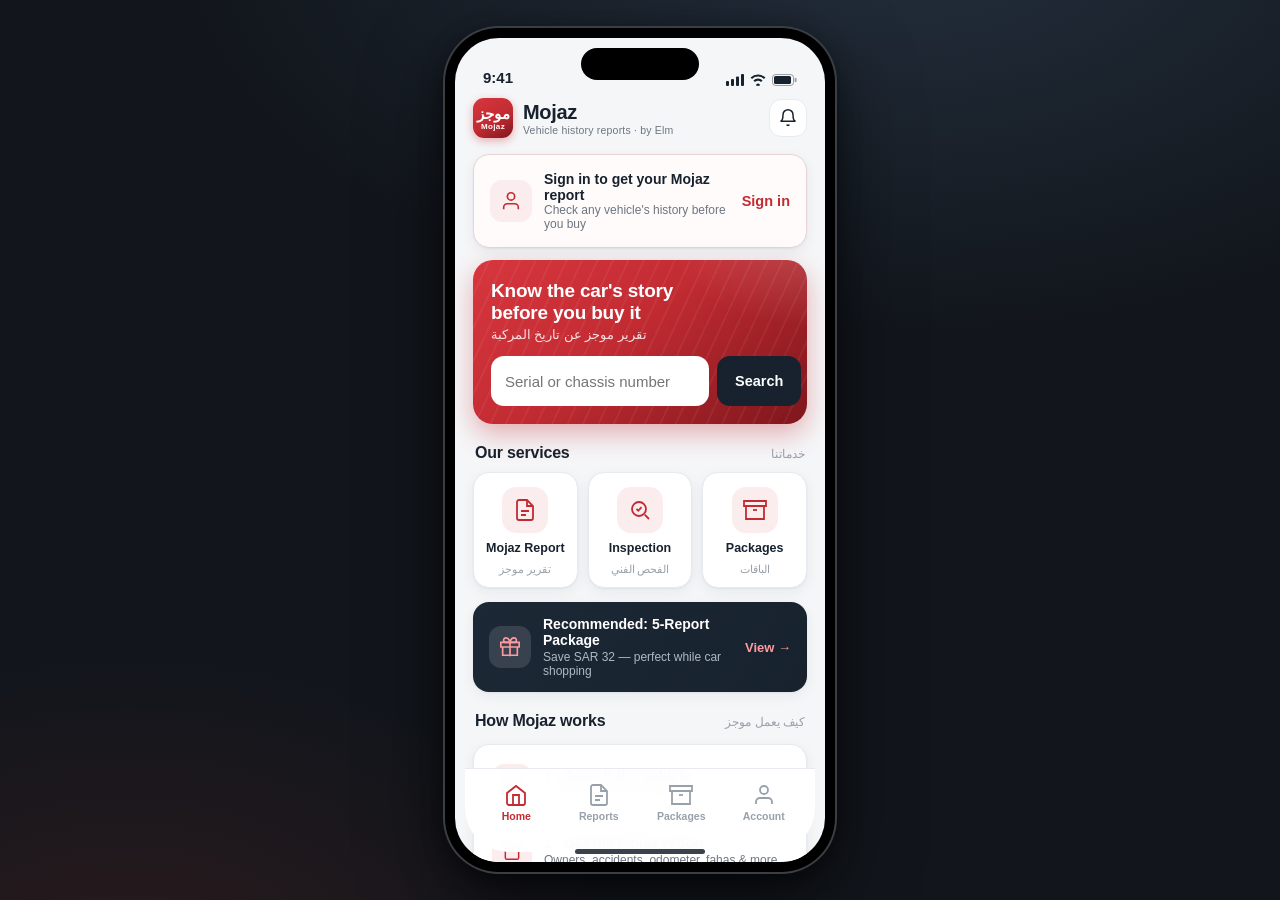
<file: index.html>
<!doctype html>
<html lang="en">
<head>
<meta charset="utf-8"/>
<meta name="viewport" content="width=device-width, initial-scale=1"/>
<title>Mojaz — Vehicle History Reports</title>
<link rel="icon" href="data:image/svg+xml,%3Csvg xmlns='http://www.w3.org/2000/svg' viewBox='0 0 64 64'%3E%3Crect width='64' height='64' rx='14' fill='%23C22B32'/%3E%3Ctext x='32' y='44' font-size='30' fill='white' text-anchor='middle' font-family='Arial' font-weight='bold'%3EM%3C/text%3E%3C/svg%3E"/>
<link rel="stylesheet" href="assets/styles.css"/>
<!-- Analytics + Session Replay + Web Experiment (unified smart loader) -->
<script src="https://cdn.amplitude.com/script/6cdc9a0a81b39d959b4ccb495f247939.js"></script>
<!-- Guides & Surveys (engagement) -->
<script src="https://cdn.amplitude.com/script/6cdc9a0a81b39d959b4ccb495f247939.engagement.js"></script>
</head>
<body data-page="home" data-root="./">
<div class="stage">
  <div class="phone">
    <div class="phone-inner">
      <div class="notch"></div>
      <div class="statusbar">
        <span class="sb-time">9:41</span>
        <span class="sb-icons">
          <svg width="18" height="12" viewBox="0 0 18 12" fill="currentColor"><rect x="0" y="7" width="3" height="5" rx="1"/><rect x="5" y="5" width="3" height="7" rx="1"/><rect x="10" y="2.5" width="3" height="9.5" rx="1"/><rect x="15" y="0" width="3" height="12" rx="1"/></svg>
          <svg width="16" height="12" viewBox="0 0 16 12" fill="currentColor"><path d="M8 9.5a2 2 0 0 1 2 2L8 12l-2-.5a2 2 0 0 1 2-2Zm-4.6-3a6.5 6.5 0 0 1 9.2 0L11 8.1a4.5 4.5 0 0 0-6 0L3.4 6.5ZM.6 3.6a10.5 10.5 0 0 1 14.8 0L14 5.1a8.5 8.5 0 0 0-12 0L.6 3.6Z"/></svg>
          <svg width="25" height="12" viewBox="0 0 25 12"><rect x="0.5" y="0.5" width="21" height="11" rx="3" fill="none" stroke="currentColor" opacity=".4"/><rect x="2" y="2" width="17" height="8" rx="1.6" fill="currentColor"/><rect x="22.6" y="3.8" width="2" height="4.4" rx="1" fill="currentColor" opacity=".4"/></svg>
        </span>
      </div>

      <header class="appbar">
        <div class="brand">
          <div class="brand-badge"><span class="ar">موجز</span><span class="en">Mojaz</span></div>
          <div class="brand-name">Mojaz<small>Vehicle history reports · by Elm</small></div>
        </div>
        <div class="spacer"></div>
        <button class="back-btn" aria-label="Notifications" onclick="Mojaz.toast('No new notifications')">
          <svg width="20" height="20" viewBox="0 0 24 24" fill="none" stroke="currentColor" stroke-width="1.8"><path d="M18 8a6 6 0 1 0-12 0c0 7-3 8-3 8h18s-3-1-3-8"/><path d="M13.7 20a2 2 0 0 1-3.4 0"/></svg>
        </button>
      </header>

      <main class="screen">
        <div id="signin-banner" class="card" style="display:none; border-color:#EAD3D4; background:#FFFBFB;">
          <div style="display:flex; align-items:center; gap:12px;">
            <div class="row-icon" style="width:42px;height:42px;border-radius:12px;background:var(--red-tint);color:var(--red);display:flex;align-items:center;justify-content:center;">
              <svg width="22" height="22" viewBox="0 0 24 24" fill="none" stroke="currentColor" stroke-width="1.8"><path d="M20 21v-2a4 4 0 0 0-4-4H8a4 4 0 0 0-4 4v2"/><circle cx="12" cy="7" r="4"/></svg>
            </div>
            <div style="flex:1;">
              <div style="font-size:14px;font-weight:700;">Sign in to get your Mojaz report</div>
              <div class="small muted">Check any vehicle's history before you buy</div>
            </div>
            <a class="link-red" href="auth/index.html">Sign in</a>
          </div>
        </div>

        <div id="greeting" class="section-title" style="display:none; margin-top:8px;">
          <h2 id="greeting-text">Welcome back</h2>
          <span class="ar-hint">أهلاً بك</span>
        </div>

        <div class="hero" style="margin-top:12px;">
          <h2>Know the car's story<br/>before you buy it</h2>
          <div class="hero-ar">تقرير موجز عن تاريخ المركبة</div>
          <div class="hero-search">
            <input id="hero-q" type="text" placeholder="Serial or chassis number" autocomplete="off"/>
            <button id="hero-go">Search</button>
          </div>
        </div>

        <div class="section-title">
          <h2>Our services</h2>
          <span class="ar-hint">خدماتنا</span>
        </div>
        <div class="tiles">
          <div class="tile" id="tile-report">
            <div class="tile-icon">
              <svg width="24" height="24" viewBox="0 0 24 24" fill="none" stroke="currentColor" stroke-width="1.8"><path d="M14 2H6a2 2 0 0 0-2 2v16a2 2 0 0 0 2 2h12a2 2 0 0 0 2-2V8Z"/><path d="M14 2v6h6"/><path d="M8 13h8M8 17h5"/></svg>
            </div>
            <div class="tile-name">Mojaz Report</div>
            <div class="tile-ar">تقرير موجز</div>
          </div>
          <div class="tile" id="tile-inspection">
            <div class="tile-icon">
              <svg width="24" height="24" viewBox="0 0 24 24" fill="none" stroke="currentColor" stroke-width="1.8"><circle cx="11" cy="11" r="7"/><path d="m21 21-4.3-4.3"/><path d="m8.5 11 1.8 1.8 3.2-3.6"/></svg>
            </div>
            <div class="tile-name">Inspection</div>
            <div class="tile-ar">الفحص الفني</div>
          </div>
          <div class="tile" id="tile-packages">
            <div class="tile-icon">
              <svg width="24" height="24" viewBox="0 0 24 24" fill="none" stroke="currentColor" stroke-width="1.8"><path d="M21 8v13H3V8"/><path d="M1 3h22v5H1z"/><path d="M10 12h4"/></svg>
            </div>
            <div class="tile-name">Packages</div>
            <div class="tile-ar">الباقات</div>
          </div>
        </div>

        <div class="upsell mt14" id="upsell-tile">
          <div class="up-icon">
            <svg width="22" height="22" viewBox="0 0 24 24" fill="none" stroke="#FF9BA0" stroke-width="1.8"><path d="M20 12v9H4v-9"/><path d="M2 7h20v5H2z"/><path d="M12 22V7"/><path d="M12 7H7.5a2.5 2.5 0 0 1 0-5C11 2 12 7 12 7Zm0 0h4.5a2.5 2.5 0 0 0 0-5C13 2 12 7 12 7Z"/></svg>
          </div>
          <div>
            <div class="up-title">Recommended: 5-Report Package</div>
            <div class="up-sub">Save SAR 32 — perfect while car shopping</div>
          </div>
          <div class="up-cta">View →</div>
        </div>

        <div id="recent-vehicle"></div>

        <div class="section-title">
          <h2>How Mojaz works</h2>
          <span class="ar-hint">كيف يعمل موجز</span>
        </div>
        <div class="card" style="padding: 6px 16px;">
          <div class="row">
            <div class="row-icon"><svg width="20" height="20" viewBox="0 0 24 24" fill="none" stroke="currentColor" stroke-width="1.8"><circle cx="11" cy="11" r="7"/><path d="m21 21-4.3-4.3"/></svg></div>
            <div class="row-body">
              <div class="row-title">1 · Search the vehicle</div>
              <div class="row-sub">Enter the serial, chassis or plate number</div>
            </div>
          </div>
          <div class="row">
            <div class="row-icon"><svg width="20" height="20" viewBox="0 0 24 24" fill="none" stroke="currentColor" stroke-width="1.8"><path d="M14 2H6a2 2 0 0 0-2 2v16a2 2 0 0 0 2 2h12a2 2 0 0 0 2-2V8Z"/><path d="M14 2v6h6"/></svg></div>
            <div class="row-body">
              <div class="row-title">2 · Get the Mojaz report</div>
              <div class="row-sub">Owners, accidents, odometer, fahas & more</div>
            </div>
          </div>
          <div class="row">
            <div class="row-icon teal"><svg width="20" height="20" viewBox="0 0 24 24" fill="none" stroke="currentColor" stroke-width="1.8"><path d="M20 6 9 17l-5-5"/></svg></div>
            <div class="row-body">
              <div class="row-title">3 · Buy with confidence</div>
              <div class="row-sub">Reliable data from official sources</div>
            </div>
          </div>
        </div>
      </main>

      <nav class="tabbar">
        <a class="tab active" href="index.html">
          <svg viewBox="0 0 24 24" fill="none" stroke="currentColor" stroke-width="1.8"><path d="m3 10 9-7 9 7v10a2 2 0 0 1-2 2H5a2 2 0 0 1-2-2Z"/><path d="M9 22V12h6v10"/></svg>
          Home
        </a>
        <a class="tab" href="report/index.html">
          <svg viewBox="0 0 24 24" fill="none" stroke="currentColor" stroke-width="1.8"><path d="M14 2H6a2 2 0 0 0-2 2v16a2 2 0 0 0 2 2h12a2 2 0 0 0 2-2V8Z"/><path d="M14 2v6h6"/><path d="M8 13h8M8 17h5"/></svg>
          Reports
        </a>
        <a class="tab" href="packages/index.html">
          <svg viewBox="0 0 24 24" fill="none" stroke="currentColor" stroke-width="1.8"><path d="M21 8v13H3V8"/><path d="M1 3h22v5H1z"/><path d="M10 12h4"/></svg>
          Packages
        </a>
        <a class="tab" href="account/index.html">
          <svg viewBox="0 0 24 24" fill="none" stroke="currentColor" stroke-width="1.8"><path d="M20 21v-2a4 4 0 0 0-4-4H8a4 4 0 0 0-4 4v2"/><circle cx="12" cy="7" r="4"/></svg>
          Account
        </a>
      </nav>
      <div class="home-indicator"></div>

      <div class="sheet-backdrop" id="inspection-sheet-backdrop" onclick="Mojaz.closeSheet('inspection-sheet')"></div>
      <div class="sheet" id="inspection-sheet">
        <div class="grabber"></div>
        <h3>Vehicle Inspection · الفحص الفني</h3>
        <div class="sheet-sub">Book a 200-point technical inspection at a certified center, or bundle it with your Mojaz report.</div>
        <div class="card" style="box-shadow:none; background:var(--bg); border:none; margin-bottom:12px;">
          <div class="row" style="border:none; padding:6px 0;">
            <div class="row-icon teal"><svg width="20" height="20" viewBox="0 0 24 24" fill="none" stroke="currentColor" stroke-width="1.8"><path d="m8.5 11 1.8 1.8 3.2-3.6"/><circle cx="11" cy="11" r="7"/><path d="m21 21-4.3-4.3"/></svg></div>
            <div class="row-body">
              <div class="row-title">Engine, body & chassis checks</div>
              <div class="row-sub">Certified centers in Riyadh, Jeddah & Dammam</div>
            </div>
          </div>
        </div>
        <button class="btn" onclick="Mojaz.closeSheet('inspection-sheet'); Mojaz.go('search/index.html')">Search your vehicle first</button>
        <button class="btn secondary mt8" onclick="Mojaz.closeSheet('inspection-sheet')">Close</button>
      </div>
    </div>
  </div>
</div>

<script src="assets/app.js"></script>
<script>
(function () {
  // Funnel step 1 — home screen loads
  Mojaz.track('App Opened', { is_returning: Mojaz.LS.get('mojaz_visited') === '1' });
  Mojaz.LS.set('mojaz_visited', '1');

  // auth-aware chrome
  var name = Mojaz.LS.get('mojaz_user_name');
  if (Mojaz.persona() && name) {
    document.getElementById('greeting').style.display = 'flex';
    document.getElementById('greeting-text').textContent = 'Welcome back, ' + name;
  } else {
    document.getElementById('signin-banner').style.display = 'block';
  }

  // hero search → carries the query to /search/ (event fires there on submit)
  function heroGo() {
    var q = document.getElementById('hero-q').value.trim();
    if (q) Mojaz.LS.set('mojaz_prefill_query', q);
    Mojaz.go('search/index.html');
  }
  document.getElementById('hero-go').addEventListener('click', heroGo);
  document.getElementById('hero-q').addEventListener('keydown', function (e) {
    if (e.key === 'Enter') heroGo();
  });

  // service tiles — Services Browsed
  var SERVICES_SHOWN = 3;
  document.getElementById('tile-report').addEventListener('click', function () {
    Mojaz.trackGo('Services Browsed', { service_name: 'Mojaz Report', services_shown: SERVICES_SHOWN }, 'search/index.html');
  });
  document.getElementById('tile-inspection').addEventListener('click', function () {
    Mojaz.track('Services Browsed', { service_name: 'Inspection', services_shown: SERVICES_SHOWN });
    Mojaz.openSheet('inspection-sheet');
  });
  document.getElementById('tile-packages').addEventListener('click', function () {
    Mojaz.trackGo('Services Browsed', { service_name: 'Packages', services_shown: SERVICES_SHOWN }, 'packages/index.html');
  });

  // package upsell tile — Recommended Package Clicked
  document.getElementById('upsell-tile').addEventListener('click', function () {
    Mojaz.trackGo('Recommended Package Clicked', {
      package_type: 'bundle',
      discount_pct: 0.10,
      saving_amount: 32.00
    }, 'packages/index.html');
  });

  // recent vehicle shortcut
  var veh = Mojaz.LS.getJSON('mojaz_vehicle', null);
  var vin = Mojaz.LS.get('mojaz_vin');
  if (veh && vin) {
    var el = document.createElement('div');
    el.className = 'card mt14';
    el.style.cursor = 'pointer';
    el.innerHTML =
      '<div style="display:flex; align-items:center; gap:12px;">' +
      '<div style="font-size:34px; line-height:1;">' + veh.emoji + '</div>' +
      '<div style="flex:1;"><div style="font-size:14px;font-weight:700;">' + veh.make + ' ' + veh.model + ' · ' + veh.year + '</div>' +
      '<div class="small muted mono">' + vin + '</div></div>' +
      '<span class="link-red">Open →</span></div>';
    el.addEventListener('click', function () { Mojaz.go('vehicle/index.html'); });
    var slot = document.getElementById('recent-vehicle');
    slot.appendChild(el);
    var title = document.createElement('div');
    title.className = 'section-title';
    title.innerHTML = '<h2>Recently searched</h2><span class="ar-hint">آخر عمليات البحث</span>';
    slot.insertBefore(title, el);
  }
})();
</script>
</body>
</html>
</file>
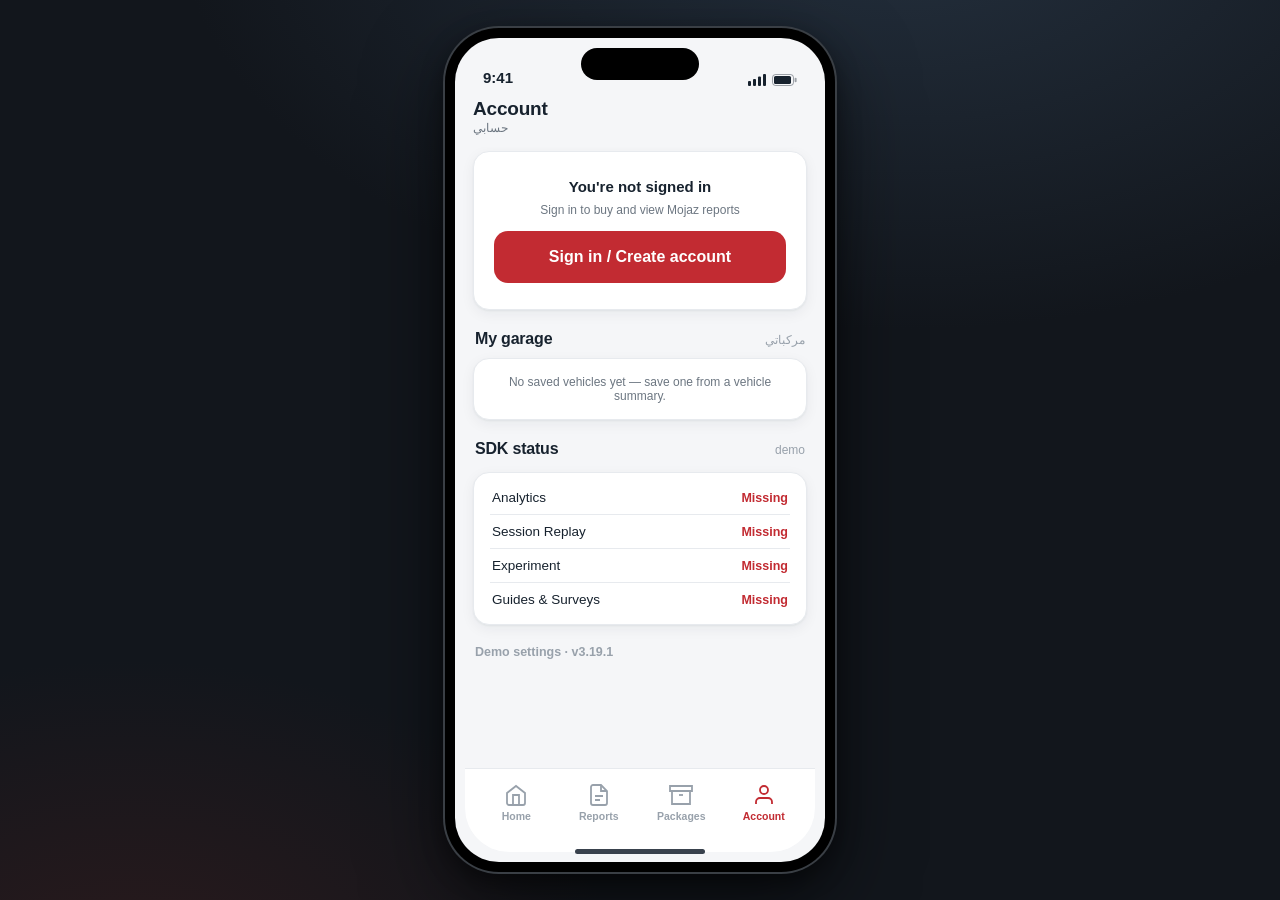
<file: account/index.html>
<!doctype html>
<html lang="en">
<head>
<meta charset="utf-8"/>
<meta name="viewport" content="width=device-width, initial-scale=1"/>
<title>Mojaz — Account</title>
<link rel="icon" href="data:image/svg+xml,%3Csvg xmlns='http://www.w3.org/2000/svg' viewBox='0 0 64 64'%3E%3Crect width='64' height='64' rx='14' fill='%23C22B32'/%3E%3Ctext x='32' y='44' font-size='30' fill='white' text-anchor='middle' font-family='Arial' font-weight='bold'%3EM%3C/text%3E%3C/svg%3E"/>
<link rel="stylesheet" href="../assets/styles.css"/>
<!-- Analytics + Session Replay + Web Experiment (unified smart loader) -->
<script src="https://cdn.amplitude.com/script/6cdc9a0a81b39d959b4ccb495f247939.js"></script>
<!-- Guides & Surveys (engagement) -->
<script src="https://cdn.amplitude.com/script/6cdc9a0a81b39d959b4ccb495f247939.engagement.js"></script>
</head>
<body data-page="account" data-root="../">
<div class="stage">
  <div class="phone">
    <div class="phone-inner">
      <div class="notch"></div>
      <div class="statusbar">
        <span class="sb-time">9:41</span>
        <span class="sb-icons">
          <svg width="18" height="12" viewBox="0 0 18 12" fill="currentColor"><rect x="0" y="7" width="3" height="5" rx="1"/><rect x="5" y="5" width="3" height="7" rx="1"/><rect x="10" y="2.5" width="3" height="9.5" rx="1"/><rect x="15" y="0" width="3" height="12" rx="1"/></svg>
          <svg width="25" height="12" viewBox="0 0 25 12"><rect x="0.5" y="0.5" width="21" height="11" rx="3" fill="none" stroke="currentColor" opacity=".4"/><rect x="2" y="2" width="17" height="8" rx="1.6" fill="currentColor"/><rect x="22.6" y="3.8" width="2" height="4.4" rx="1" fill="currentColor" opacity=".4"/></svg>
        </span>
      </div>

      <header class="appbar">
        <div>
          <h1>Account</h1>
          <div class="appbar-sub">حسابي</div>
        </div>
      </header>

      <main class="screen">
        <div id="profile-slot"></div>

        <div class="section-title"><h2>My garage</h2><span class="ar-hint">مركباتي</span></div>
        <div id="garage-slot"></div>

        <div class="section-title"><h2>SDK status</h2><span class="ar-hint">demo</span></div>
        <div class="card" style="padding:8px 16px;">
          <div class="status-row"><span>Analytics</span><span id="st-analytics" class="status-bad">checking…</span></div>
          <div class="status-row"><span>Session Replay</span><span id="st-sr" class="status-bad">checking…</span></div>
          <div class="status-row"><span>Experiment</span><span id="st-exp" class="status-bad">checking…</span></div>
          <div class="status-row"><span>Guides &amp; Surveys</span><span id="st-eng" class="status-bad">checking…</span></div>
        </div>

        <details class="demo-settings">
          <summary>Demo settings · v3.19.1</summary>
          <div class="card mt8">
            <div class="field">
              <label>Platform sent on events</label>
              <div class="segmented" id="platform-seg">
                <button data-platform="iOS">iOS</button>
                <button data-platform="Android">Android</button>
              </div>
            </div>
            <div class="field">
              <label for="city-sel">City / region sent on events</label>
              <select id="city-sel"></select>
            </div>
            <div class="field">
              <label>Events fired on this device</label>
              <div class="event-log" id="event-log">—</div>
            </div>
          </div>
        </details>

        <button class="btn secondary mt20" id="logout-btn" style="display:none; color:var(--red-dark);">Log out</button>
        <div style="height:16px;"></div>
      </main>

      <nav class="tabbar">
        <a class="tab" href="../index.html">
          <svg viewBox="0 0 24 24" fill="none" stroke="currentColor" stroke-width="1.8"><path d="m3 10 9-7 9 7v10a2 2 0 0 1-2 2H5a2 2 0 0 1-2-2Z"/><path d="M9 22V12h6v10"/></svg>
          Home
        </a>
        <a class="tab" href="../report/index.html">
          <svg viewBox="0 0 24 24" fill="none" stroke="currentColor" stroke-width="1.8"><path d="M14 2H6a2 2 0 0 0-2 2v16a2 2 0 0 0 2 2h12a2 2 0 0 0 2-2V8Z"/><path d="M14 2v6h6"/><path d="M8 13h8M8 17h5"/></svg>
          Reports
        </a>
        <a class="tab" href="../packages/index.html">
          <svg viewBox="0 0 24 24" fill="none" stroke="currentColor" stroke-width="1.8"><path d="M21 8v13H3V8"/><path d="M1 3h22v5H1z"/><path d="M10 12h4"/></svg>
          Packages
        </a>
        <a class="tab active" href="index.html">
          <svg viewBox="0 0 24 24" fill="none" stroke="currentColor" stroke-width="1.8"><path d="M20 21v-2a4 4 0 0 0-4-4H8a4 4 0 0 0-4 4v2"/><circle cx="12" cy="7" r="4"/></svg>
          Account
        </a>
      </nav>
      <div class="home-indicator"></div>
    </div>
  </div>
</div>

<script src="../assets/app.js"></script>
<script>
(function () {
  var persona = Mojaz.persona();
  var name = Mojaz.LS.get('mojaz_user_name');
  var uid = Mojaz.userId();
  var phone = Mojaz.LS.get('mojaz_phone');
  var profile = document.getElementById('profile-slot');

  if (persona && uid) {
    var isA = persona === 'A';
    profile.innerHTML =
      '<div class="card"><div style="display:flex; align-items:center; gap:14px;">' +
      '<div style="width:54px; height:54px; border-radius:16px; background:var(--red-tint); color:var(--red-dark); display:flex; align-items:center; justify-content:center; font-size:22px; font-weight:800;">' +
      (name ? name[0].toUpperCase() : '?') + '</div>' +
      '<div style="flex:1;"><div style="font-size:16px; font-weight:800;">' + name + '</div>' +
      '<div class="small muted">' + (phone || '') + '</div></div>' +
      '<span class="chip ' + (isA ? 'teal' : 'red') + '">' + (isA ? 'Returning Report Buyer' : 'First-Time Report Buyer') + '</span>' +
      '</div>' +
      '<div class="divider"></div>' +
      '<div class="small muted">Amplitude User ID</div>' +
      '<div class="mono" style="margin-top:3px; font-weight:600;">' + uid + '</div></div>';
    document.getElementById('logout-btn').style.display = 'flex';
  } else {
    profile.innerHTML =
      '<div class="card center" style="padding:26px 20px;">' +
      '<div style="font-size:15px; font-weight:800;">You\'re not signed in</div>' +
      '<div class="small muted mt8">Sign in to buy and view Mojaz reports</div>' +
      '<button class="btn mt14" onclick="Mojaz.go(\'../auth/index.html\')">Sign in / Create account</button></div>';
  }

  // garage
  var garage = Mojaz.LS.getJSON('mojaz_garage', []);
  var gslot = document.getElementById('garage-slot');
  if (garage.length) {
    gslot.innerHTML = '<div class="card" style="padding:6px 16px;">' +
      garage.map(function (g) {
        return '<div class="row"><div style="font-size:26px; line-height:1;">' + g.emoji + '</div>' +
          '<div class="row-body"><div class="row-title">' + g.make + ' ' + g.model + ' · ' + g.year + '</div>' +
          '<div class="row-sub mono">' + g.vin + '</div></div></div>';
      }).join('') + '</div>';
  } else {
    gslot.innerHTML = '<div class="card small muted center">No saved vehicles yet — save one from a vehicle summary.</div>';
  }

  // SDK status line (Analytics / Session Replay / Experiment / Guides & Surveys)
  function paintStatus() {
    var s = Mojaz.sdkStatus ? Mojaz.sdkStatus() : { analytics: false, sessionReplay: false, experiment: false, engagement: false };
    function set(id, ok, extra) {
      var el = document.getElementById(id);
      el.textContent = ok ? ('Loaded' + (extra || '')) : 'Missing';
      el.className = ok ? 'status-ok' : 'status-bad';
    }
    set('st-analytics', s.analytics);
    set('st-sr', s.sessionReplay);
    set('st-exp', s.experiment, s.experimentWhere ? ' · ' + s.experimentWhere : '');
    set('st-eng', s.engagement);
  }
  paintStatus();
  setTimeout(paintStatus, 3500); // re-check after remote-config-driven modules settle

  // demo settings — platform / geo (hidden toggle per build spec)
  var seg = document.getElementById('platform-seg');
  function paintPlatform() {
    var cur = Mojaz.LS.get('mojaz_platform') || 'iOS';
    seg.querySelectorAll('button').forEach(function (b) {
      b.classList.toggle('active', b.getAttribute('data-platform') === cur);
    });
  }
  seg.addEventListener('click', function (e) {
    var b = e.target.closest('button');
    if (!b) return;
    Mojaz.LS.set('mojaz_platform', b.getAttribute('data-platform'));
    paintPlatform();
    Mojaz.toast('Events now send platform: ' + b.getAttribute('data-platform'));
  });
  paintPlatform();

  var sel = document.getElementById('city-sel');
  Object.keys(Mojaz.KSA_CITIES).forEach(function (city) {
    var opt = document.createElement('option');
    opt.value = city;
    opt.textContent = city + ' — ' + Mojaz.KSA_CITIES[city];
    sel.appendChild(opt);
  });
  sel.value = Mojaz.LS.get('mojaz_city') || 'Riyadh';
  sel.addEventListener('change', function () {
    Mojaz.LS.set('mojaz_city', sel.value);
    Mojaz.LS.set('mojaz_region', Mojaz.KSA_CITIES[sel.value]);
    Mojaz.toast('Events now send ' + sel.value + ', ' + Mojaz.KSA_CITIES[sel.value]);
  });

  // fired-events log
  var log = Mojaz.LS.getJSON('mojaz_event_log', []);
  document.getElementById('event-log').innerHTML = log.length
    ? log.slice().reverse().map(function (e) {
        return e.name + ' <span style="color:var(--faint)">· ' + e.at.replace('T', ' ').slice(5, 19) + '</span>';
      }).join('<br/>')
    : 'No events fired yet on this device.';

  document.getElementById('logout-btn').addEventListener('click', function () {
    Mojaz.logout(); // amplitude.reset() + clears persona state
  });
})();
</script>
</body>
</html>
</file>
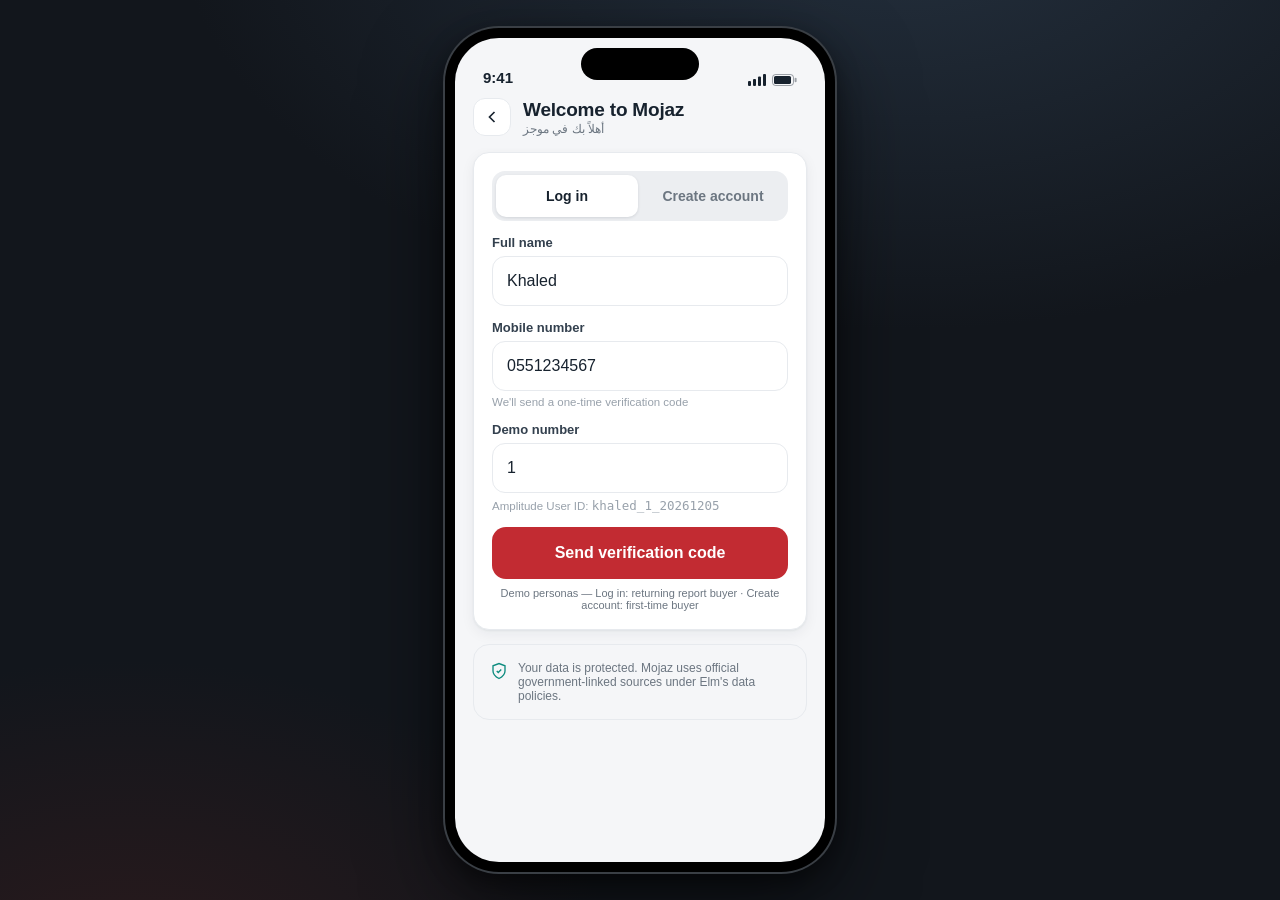
<file: auth/index.html>
<!doctype html>
<html lang="en">
<head>
<meta charset="utf-8"/>
<meta name="viewport" content="width=device-width, initial-scale=1"/>
<title>Mojaz — Sign in</title>
<link rel="icon" href="data:image/svg+xml,%3Csvg xmlns='http://www.w3.org/2000/svg' viewBox='0 0 64 64'%3E%3Crect width='64' height='64' rx='14' fill='%23C22B32'/%3E%3Ctext x='32' y='44' font-size='30' fill='white' text-anchor='middle' font-family='Arial' font-weight='bold'%3EM%3C/text%3E%3C/svg%3E"/>
<link rel="stylesheet" href="../assets/styles.css"/>
<!-- Analytics + Session Replay + Web Experiment (unified smart loader) -->
<script src="https://cdn.amplitude.com/script/6cdc9a0a81b39d959b4ccb495f247939.js"></script>
<!-- Guides & Surveys (engagement) -->
<script src="https://cdn.amplitude.com/script/6cdc9a0a81b39d959b4ccb495f247939.engagement.js"></script>
</head>
<body data-page="auth" data-root="../">
<div class="stage">
  <div class="phone">
    <div class="phone-inner">
      <div class="notch"></div>
      <div class="statusbar">
        <span class="sb-time">9:41</span>
        <span class="sb-icons">
          <svg width="18" height="12" viewBox="0 0 18 12" fill="currentColor"><rect x="0" y="7" width="3" height="5" rx="1"/><rect x="5" y="5" width="3" height="7" rx="1"/><rect x="10" y="2.5" width="3" height="9.5" rx="1"/><rect x="15" y="0" width="3" height="12" rx="1"/></svg>
          <svg width="25" height="12" viewBox="0 0 25 12"><rect x="0.5" y="0.5" width="21" height="11" rx="3" fill="none" stroke="currentColor" opacity=".4"/><rect x="2" y="2" width="17" height="8" rx="1.6" fill="currentColor"/><rect x="22.6" y="3.8" width="2" height="4.4" rx="1" fill="currentColor" opacity=".4"/></svg>
        </span>
      </div>

      <header class="appbar">
        <button class="back-btn" aria-label="Back" onclick="Mojaz.go('../index.html')">
          <svg width="20" height="20" viewBox="0 0 24 24" fill="none" stroke="currentColor" stroke-width="2"><path d="m15 18-6-6 6-6"/></svg>
        </button>
        <div>
          <h1>Welcome to Mojaz</h1>
          <div class="appbar-sub">أهلاً بك في موجز</div>
        </div>
      </header>

      <main class="screen no-tabbar">
        <div class="card" style="padding: 18px;">
          <div class="segmented" id="mode-seg">
            <button id="seg-login" class="active">Log in</button>
            <button id="seg-signup">Create account</button>
          </div>

          <div id="form-panel" class="mt14">
            <div class="field">
              <label for="f-name">Full name</label>
              <input id="f-name" type="text" value="Khaled" autocomplete="off"/>
            </div>
            <div class="field">
              <label for="f-phone">Mobile number</label>
              <input id="f-phone" type="tel" value="0551234567" autocomplete="off"/>
              <div class="hint">We'll send a one-time verification code</div>
            </div>
            <div class="field">
              <label for="f-demo">Demo number</label>
              <input id="f-demo" type="number" value="1" min="1" max="9999"/>
              <div class="hint">Amplitude User ID: <span class="mono" id="uid-preview"></span></div>
            </div>
            <button class="btn" id="send-otp">Send verification code</button>
            <div class="small muted center mt8" style="font-size:11px;">
              Demo personas — Log in: returning report buyer · Create account: first-time buyer
            </div>
          </div>

          <div id="otp-panel" class="mt14" style="display:none;">
            <div class="center">
              <div style="font-size:15px; font-weight:700;">Enter verification code</div>
              <div class="small muted mt8">Sent by SMS to <span id="otp-phone" class="mono"></span></div>
            </div>
            <div class="otp-row">
              <div class="otp-box" id="otp-1"></div>
              <div class="otp-box" id="otp-2"></div>
              <div class="otp-box" id="otp-3"></div>
              <div class="otp-box" id="otp-4"></div>
            </div>
            <div class="small muted center" style="margin-bottom:14px;">Code auto-fills in this demo</div>
            <button class="btn" id="verify-btn" disabled><span id="verify-label">Verify &amp; continue</span></button>
            <button class="btn secondary mt8" id="otp-back">Back</button>
          </div>
        </div>

        <div class="card mt14" style="background:var(--bg); box-shadow:none;">
          <div style="display:flex; gap:10px; align-items:flex-start;">
            <svg width="18" height="18" viewBox="0 0 24 24" fill="none" stroke="var(--teal)" stroke-width="1.8" style="flex:none; margin-top:1px;"><path d="M12 22s8-4 8-10V5l-8-3-8 3v7c0 6 8 10 8 10Z"/><path d="m9 12 2 2 4-4"/></svg>
            <div class="small muted">Your data is protected. Mojaz uses official government-linked sources under Elm's data policies.</div>
          </div>
        </div>
      </main>
    </div>
  </div>
</div>

<script src="../assets/app.js"></script>
<script>
(function () {
  var mode = 'login'; // 'login' → Persona A · 'signup' → Persona B

  var segLogin = document.getElementById('seg-login');
  var segSignup = document.getElementById('seg-signup');
  var nameEl = document.getElementById('f-name');
  var phoneEl = document.getElementById('f-phone');
  var demoEl = document.getElementById('f-demo');
  var sendBtn = document.getElementById('send-otp');

  function setMode(m) {
    mode = m;
    segLogin.classList.toggle('active', m === 'login');
    segSignup.classList.toggle('active', m === 'signup');
    sendBtn.textContent = m === 'login' ? 'Send verification code' : 'Create my account';
  }
  segLogin.addEventListener('click', function () { setMode('login'); });
  segSignup.addEventListener('click', function () { setMode('signup'); });

  // live Amplitude User ID preview
  function refreshUid() {
    var n = nameEl.value || 'user';
    var d = parseInt(demoEl.value, 10) || 1;
    document.getElementById('uid-preview').textContent = Mojaz.generateUserId(n, d);
  }
  nameEl.addEventListener('input', refreshUid);
  demoEl.addEventListener('input', refreshUid);
  refreshUid();

  // mock OTP step (auto-fills — demo only, no real credentials)
  var OTP = ['7', '8', '6', '9'];
  sendBtn.addEventListener('click', function () {
    if (!nameEl.value.trim()) { Mojaz.toast('Please enter your name'); return; }
    document.getElementById('form-panel').style.display = 'none';
    document.getElementById('otp-panel').style.display = 'block';
    document.getElementById('otp-phone').textContent = phoneEl.value || '05XXXXXXXX';
    OTP.forEach(function (digit, i) {
      setTimeout(function () {
        var box = document.getElementById('otp-' + (i + 1));
        box.textContent = digit;
        box.classList.add('filled');
        if (i === 3) document.getElementById('verify-btn').disabled = false;
      }, 350 + i * 260);
    });
  });

  document.getElementById('otp-back').addEventListener('click', function () {
    document.getElementById('otp-panel').style.display = 'none';
    document.getElementById('form-panel').style.display = 'block';
    for (var i = 1; i <= 4; i++) {
      var box = document.getElementById('otp-' + i);
      box.textContent = '';
      box.classList.remove('filled');
    }
    document.getElementById('verify-btn').disabled = true;
  });

  document.getElementById('verify-btn').addEventListener('click', function () {
    this.disabled = true;
    document.getElementById('verify-label').textContent = 'Verifying…';
    var name = nameEl.value.trim() || 'user';
    var demoNum = parseInt(demoEl.value, 10) || 1;
    var phone = phoneEl.value.trim();
    // sets persona + user id + Identify, fires Logged In / Account Created, then routes
    setTimeout(function () { Mojaz.completeAuth(mode, name, demoNum, phone); }, 500);
  });
})();
</script>
</body>
</html>
</file>
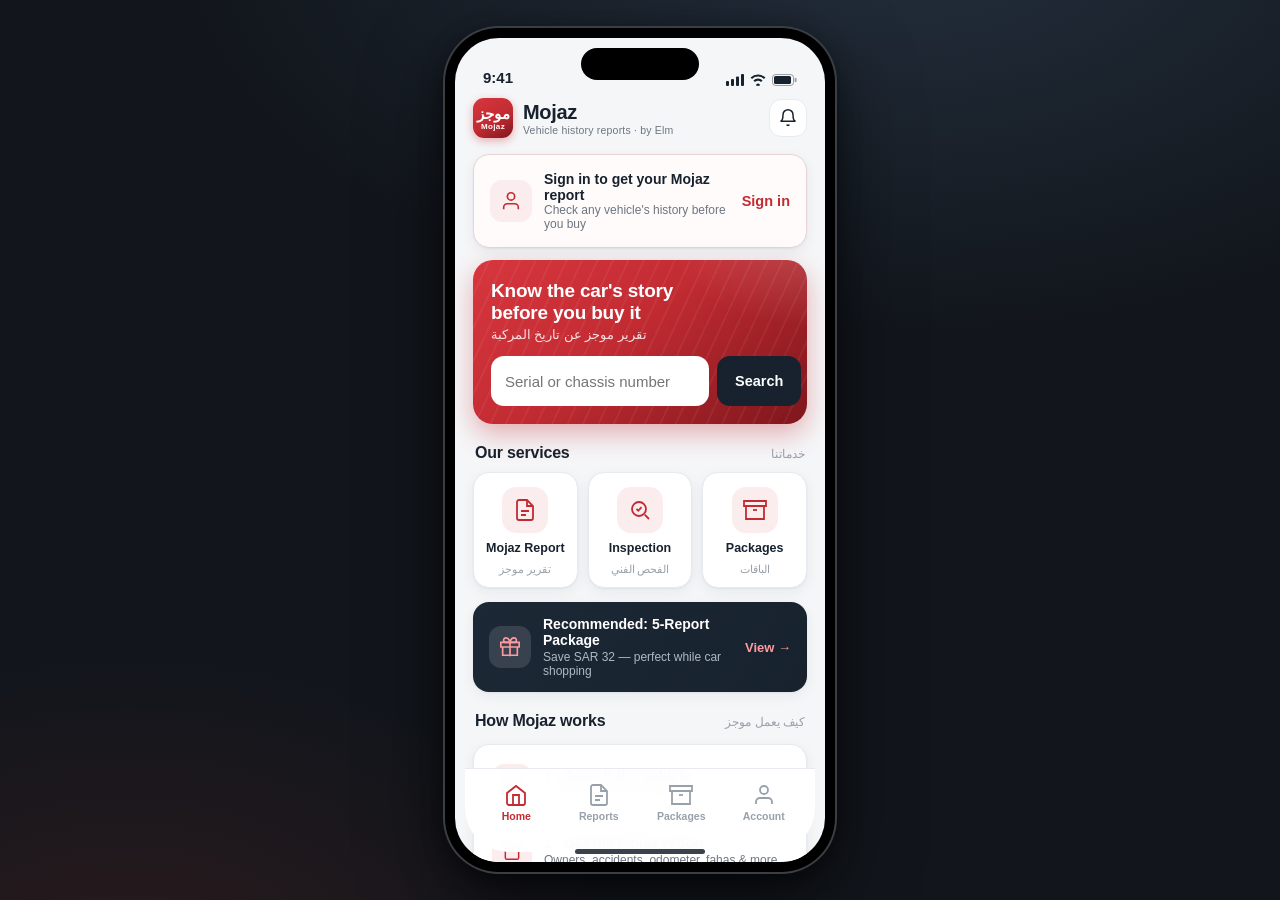
<file: order/index.html>
<!doctype html>
<html lang="en">
<head>
<meta charset="utf-8"/>
<meta name="viewport" content="width=device-width, initial-scale=1"/>
<title>Mojaz — Confirm order</title>
<link rel="icon" href="data:image/svg+xml,%3Csvg xmlns='http://www.w3.org/2000/svg' viewBox='0 0 64 64'%3E%3Crect width='64' height='64' rx='14' fill='%23C22B32'/%3E%3Ctext x='32' y='44' font-size='30' fill='white' text-anchor='middle' font-family='Arial' font-weight='bold'%3EM%3C/text%3E%3C/svg%3E"/>
<link rel="stylesheet" href="../assets/styles.css"/>
<!-- Analytics + Session Replay + Web Experiment (unified smart loader) -->
<script src="https://cdn.amplitude.com/script/6cdc9a0a81b39d959b4ccb495f247939.js"></script>
<!-- Guides & Surveys (engagement) -->
<script src="https://cdn.amplitude.com/script/6cdc9a0a81b39d959b4ccb495f247939.engagement.js"></script>
</head>
<body data-page="order" data-root="../">
<div class="stage">
  <div class="phone">
    <div class="phone-inner">
      <div class="notch"></div>
      <div class="statusbar">
        <span class="sb-time">9:41</span>
        <span class="sb-icons">
          <svg width="18" height="12" viewBox="0 0 18 12" fill="currentColor"><rect x="0" y="7" width="3" height="5" rx="1"/><rect x="5" y="5" width="3" height="7" rx="1"/><rect x="10" y="2.5" width="3" height="9.5" rx="1"/><rect x="15" y="0" width="3" height="12" rx="1"/></svg>
          <svg width="25" height="12" viewBox="0 0 25 12"><rect x="0.5" y="0.5" width="21" height="11" rx="3" fill="none" stroke="currentColor" opacity=".4"/><rect x="2" y="2" width="17" height="8" rx="1.6" fill="currentColor"/><rect x="22.6" y="3.8" width="2" height="4.4" rx="1" fill="currentColor" opacity=".4"/></svg>
        </span>
      </div>

      <header class="appbar">
        <button class="back-btn" aria-label="Back" id="back-btn">
          <svg width="20" height="20" viewBox="0 0 24 24" fill="none" stroke="currentColor" stroke-width="2"><path d="m15 18-6-6 6-6"/></svg>
        </button>
        <div>
          <h1>Confirm your order</h1>
          <div class="appbar-sub">تأكيد الطلب</div>
        </div>
      </header>

      <main class="screen no-tabbar">
        <div class="card" style="display:flex; align-items:center; gap:12px;">
          <div style="font-size:32px; line-height:1;" id="veh-emoji">🚗</div>
          <div style="flex:1;">
            <div style="font-size:14px; font-weight:700;" id="veh-title">—</div>
            <div class="small muted mono" id="veh-vin">—</div>
          </div>
          <span class="chip gray" id="report-chip">Report</span>
        </div>

        <div class="card mt14">
          <div class="price-table">
            <div class="pt-row"><span id="pt-name">Mojaz Report</span><span id="pt-price">—</span></div>
            <div class="pt-row"><span>Service fee</span><span><span class="strike">SAR 5.00</span><span class="waived">Waived</span></span></div>
            <div class="pt-row"><span>VAT (15%)</span><span id="pt-vat">—</span></div>
            <div class="pt-row total"><span>Total</span><span id="pt-total">—</span></div>
          </div>
        </div>

        <div class="warn-card mt14">
          <svg width="20" height="20" viewBox="0 0 24 24" fill="none" stroke="var(--amber)" stroke-width="1.9"><path d="M10.3 4.3 1.8 18a2 2 0 0 0 1.7 3h17a2 2 0 0 0 1.7-3L13.7 4.3a2 2 0 0 0-3.4 0Z"/><path d="M12 9v4M12 17h.01"/></svg>
          <div>
            <div class="warn-title">Before you pay</div>
            <p>Data availability varies per vehicle. Some reports may contain limited or no records for certain sections. <strong>Report contents cannot be previewed before purchase, and payments are non-refundable once the report is issued.</strong></p>
          </div>
        </div>

        <button class="btn mt14" id="pay-btn"><span id="pay-label">Pay <span id="pay-amount">—</span></span></button>
        <div class="small center" id="stall-note" style="color:var(--red-dark); display:none; margin-top:10px; font-weight:600;"></div>

        <div class="center mt14">
          <a class="link-red" id="sample-exit" href="../sample-report/index.html">View sample report</a>
        </div>
        <div class="small muted center mt8" style="line-height:1.5;">
          Not sure what you'll get? The sample shows the report format —
          actual records differ per vehicle.
        </div>
      </main>
    </div>
  </div>
</div>

<script src="../assets/app.js"></script>
<script>
(function () {
  var order = Mojaz.LS.getJSON('mojaz_order', null);
  var vin = Mojaz.LS.get('mojaz_vin');
  var veh = Mojaz.LS.getJSON('mojaz_vehicle', null);

  // guards — this interstitial exists ONLY for Persona B with a pending order
  if (!order || !vin || !veh) { Mojaz.go('../index.html'); return; }
  if (!Mojaz.persona()) { Mojaz.go('../auth/index.html'); return; }
  if (Mojaz.isPersonaA()) { Mojaz.go('../payment/index.html'); return; }

  document.getElementById('veh-emoji').textContent = veh.emoji;
  document.getElementById('veh-title').textContent = veh.make + ' ' + veh.model + ' · ' + veh.year;
  document.getElementById('veh-vin').textContent = vin;
  document.getElementById('report-chip').textContent = order.type;
  document.getElementById('pt-name').textContent = order.type;
  document.getElementById('pt-price').textContent = Mojaz.money(order.price);
  document.getElementById('pt-vat').textContent = Mojaz.money(order.vat_amount);
  document.getElementById('pt-total').textContent = Mojaz.money(order.total_payable);
  document.getElementById('pay-amount').textContent = Mojaz.money(order.total_payable);

  // ⚡ the key friction moment — pay-blind interstitial rendered (Persona B only)
  Mojaz.track('Report Coverage Disclaimer Viewed', {
    order_value: order.order_value,
    service_fee: order.service_fee,
    vat_amount: order.vat_amount,
    total_payable: order.total_payable,
    fee_waived: order.fee_waived
  });

  // CTA deterministically stalls (~6s): spinner → "still checking…" → timeout. Never proceeds.
  var payBtn = document.getElementById('pay-btn');
  var payLabel = document.getElementById('pay-label');
  var stallNote = document.getElementById('stall-note');
  payBtn.addEventListener('click', function () {
    payBtn.disabled = true;
    stallNote.style.display = 'none';
    payLabel.innerHTML = '<span class="spinner"></span>&nbsp; Checking report availability…';
    setTimeout(function () {
      payLabel.innerHTML = '<span class="spinner"></span>&nbsp; Still checking availability…';
    }, 2500);
    setTimeout(function () {
      payBtn.disabled = false;
      payLabel.innerHTML = 'Pay ' + Mojaz.money(order.total_payable);
      stallNote.style.display = 'block';
      stallNote.textContent = 'Availability check timed out. Please try again.';
    }, 6000);
  });

  // leaving = Report Order Abandoned, and the flow ends
  function abandon(dest) {
    var proceeding = false;
    try {
      proceeding = sessionStorage.getItem('proceeding_to_payment') === '1';
      sessionStorage.removeItem('proceeding_to_payment'); // one-shot: consume on read
    } catch (e) {}
    if (!proceeding) {
      Mojaz.track('Report Order Abandoned', {
        report_sku: order.sku,
        report_type: order.type,
        report_price: order.price,
        order_value: order.order_value,
        total_payable: order.total_payable
      });
    }
    Mojaz.LS.del('mojaz_order');
    Mojaz.flushGo(dest);
  }

  document.getElementById('back-btn').addEventListener('click', function () {
    abandon('../vehicle/index.html');
  });
  document.getElementById('sample-exit').addEventListener('click', function (e) {
    e.preventDefault();
    // Sample Report Viewed fires on the sample page when it renders
    abandon('../sample-report/index.html');
  });
})();
</script>
</body>
</html>
</file>
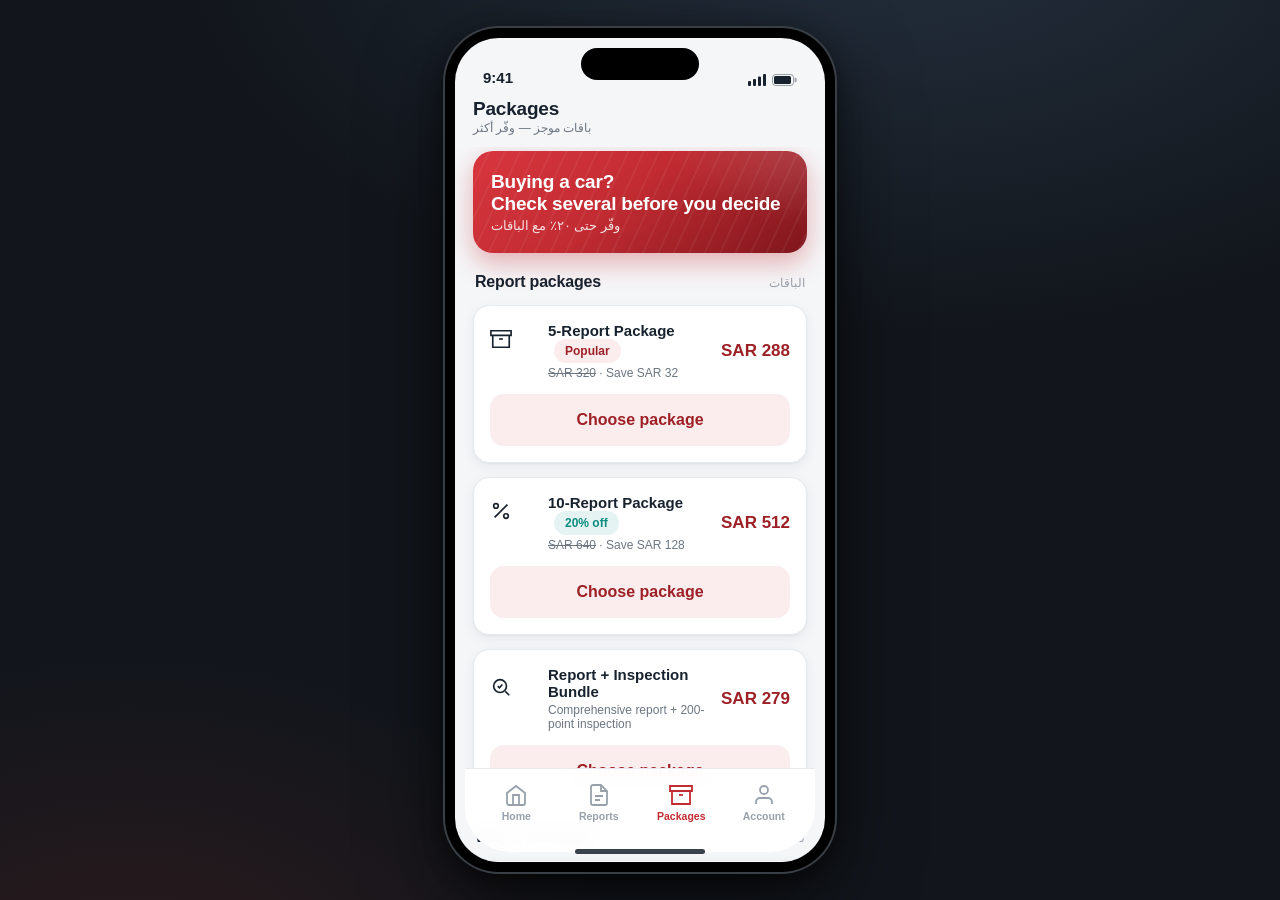
<file: packages/index.html>
<!doctype html>
<html lang="en">
<head>
<meta charset="utf-8"/>
<meta name="viewport" content="width=device-width, initial-scale=1"/>
<title>Mojaz — Packages</title>
<link rel="icon" href="data:image/svg+xml,%3Csvg xmlns='http://www.w3.org/2000/svg' viewBox='0 0 64 64'%3E%3Crect width='64' height='64' rx='14' fill='%23C22B32'/%3E%3Ctext x='32' y='44' font-size='30' fill='white' text-anchor='middle' font-family='Arial' font-weight='bold'%3EM%3C/text%3E%3C/svg%3E"/>
<link rel="stylesheet" href="../assets/styles.css"/>
<!-- Analytics + Session Replay + Web Experiment (unified smart loader) -->
<script src="https://cdn.amplitude.com/script/6cdc9a0a81b39d959b4ccb495f247939.js"></script>
<!-- Guides & Surveys (engagement) -->
<script src="https://cdn.amplitude.com/script/6cdc9a0a81b39d959b4ccb495f247939.engagement.js"></script>
</head>
<body data-page="packages" data-root="../">
<div class="stage">
  <div class="phone">
    <div class="phone-inner">
      <div class="notch"></div>
      <div class="statusbar">
        <span class="sb-time">9:41</span>
        <span class="sb-icons">
          <svg width="18" height="12" viewBox="0 0 18 12" fill="currentColor"><rect x="0" y="7" width="3" height="5" rx="1"/><rect x="5" y="5" width="3" height="7" rx="1"/><rect x="10" y="2.5" width="3" height="9.5" rx="1"/><rect x="15" y="0" width="3" height="12" rx="1"/></svg>
          <svg width="25" height="12" viewBox="0 0 25 12"><rect x="0.5" y="0.5" width="21" height="11" rx="3" fill="none" stroke="currentColor" opacity=".4"/><rect x="2" y="2" width="17" height="8" rx="1.6" fill="currentColor"/><rect x="22.6" y="3.8" width="2" height="4.4" rx="1" fill="currentColor" opacity=".4"/></svg>
        </span>
      </div>

      <header class="appbar">
        <div>
          <h1>Packages</h1>
          <div class="appbar-sub">باقات موجز — وفّر أكثر</div>
        </div>
      </header>

      <main class="screen">
        <div class="hero" style="padding-bottom:20px;">
          <h2>Buying a car?<br/>Check several before you decide</h2>
          <div class="hero-ar">وفّر حتى ٢٠٪ مع الباقات</div>
        </div>

        <div class="section-title"><h2>Report packages</h2><span class="ar-hint">الباقات</span></div>

        <div class="card pkg-card" data-sku="ITEM_042" data-package-type="bundle" data-discount="0.10" data-saving="32.00">
          <div style="display:flex; align-items:center; gap:12px;">
            <div class="row-icon" style="width:46px; height:46px;">
              <svg width="22" height="22" viewBox="0 0 24 24" fill="none" stroke="currentColor" stroke-width="1.8"><path d="M21 8v13H3V8"/><path d="M1 3h22v5H1z"/><path d="M10 12h4"/></svg>
            </div>
            <div style="flex:1;">
              <div style="font-size:15px; font-weight:800;">5-Report Package <span class="chip red" style="margin-left:6px;">Popular</span></div>
              <div class="small muted" style="margin-top:3px;"><span style="text-decoration:line-through;">SAR 320</span> · Save SAR 32</div>
            </div>
            <div style="font-size:17px; font-weight:850; color:var(--red-dark);">SAR 288</div>
          </div>
          <button class="btn ghost-red mt14 pkg-cta">Choose package</button>
        </div>

        <div class="card pkg-card" data-sku="ITEM_043" data-package-type="percentage_off" data-discount="0.20" data-saving="128.00">
          <div style="display:flex; align-items:center; gap:12px;">
            <div class="row-icon" style="width:46px; height:46px;">
              <svg width="22" height="22" viewBox="0 0 24 24" fill="none" stroke="currentColor" stroke-width="1.8"><path d="M19 5 5 19"/><circle cx="6.5" cy="6.5" r="2.5"/><circle cx="17.5" cy="17.5" r="2.5"/></svg>
            </div>
            <div style="flex:1;">
              <div style="font-size:15px; font-weight:800;">10-Report Package <span class="chip teal" style="margin-left:6px;">20% off</span></div>
              <div class="small muted" style="margin-top:3px;"><span style="text-decoration:line-through;">SAR 640</span> · Save SAR 128</div>
            </div>
            <div style="font-size:17px; font-weight:850; color:var(--red-dark);">SAR 512</div>
          </div>
          <button class="btn ghost-red mt14 pkg-cta">Choose package</button>
        </div>

        <div class="card pkg-card" data-sku="ITEM_003" data-package-type="bundle" data-discount="0.11" data-saving="34.00">
          <div style="display:flex; align-items:center; gap:12px;">
            <div class="row-icon" style="width:46px; height:46px;">
              <svg width="22" height="22" viewBox="0 0 24 24" fill="none" stroke="currentColor" stroke-width="1.8"><circle cx="11" cy="11" r="7"/><path d="m21 21-4.3-4.3"/><path d="m8.5 11 1.8 1.8 3.2-3.6"/></svg>
            </div>
            <div style="flex:1;">
              <div style="font-size:15px; font-weight:800;">Report + Inspection Bundle</div>
              <div class="small muted" style="margin-top:3px;">Comprehensive report + 200-point inspection</div>
            </div>
            <div style="font-size:17px; font-weight:850; color:var(--red-dark);">SAR 279</div>
          </div>
          <button class="btn ghost-red mt14 pkg-cta">Choose package</button>
        </div>

        <div class="section-title"><h2>Why a package?</h2><span class="ar-hint">لماذا الباقة؟</span></div>
        <div class="card" style="padding:6px 16px;">
          <div class="row">
            <div class="row-icon teal"><svg width="18" height="18" viewBox="0 0 24 24" fill="none" stroke="currentColor" stroke-width="1.8"><path d="M20 6 9 17l-5-5"/></svg></div>
            <div class="row-body"><div class="row-title">Reports never expire</div><div class="row-sub">Use them any time while you shop</div></div>
          </div>
          <div class="row">
            <div class="row-icon teal"><svg width="18" height="18" viewBox="0 0 24 24" fill="none" stroke="currentColor" stroke-width="1.8"><path d="M20 6 9 17l-5-5"/></svg></div>
            <div class="row-body"><div class="row-title">Share with family</div><div class="row-sub">One package, everyone's car hunt</div></div>
          </div>
        </div>
      </main>

      <nav class="tabbar">
        <a class="tab" href="../index.html">
          <svg viewBox="0 0 24 24" fill="none" stroke="currentColor" stroke-width="1.8"><path d="m3 10 9-7 9 7v10a2 2 0 0 1-2 2H5a2 2 0 0 1-2-2Z"/><path d="M9 22V12h6v10"/></svg>
          Home
        </a>
        <a class="tab" href="../report/index.html">
          <svg viewBox="0 0 24 24" fill="none" stroke="currentColor" stroke-width="1.8"><path d="M14 2H6a2 2 0 0 0-2 2v16a2 2 0 0 0 2 2h12a2 2 0 0 0 2-2V8Z"/><path d="M14 2v6h6"/><path d="M8 13h8M8 17h5"/></svg>
          Reports
        </a>
        <a class="tab active" href="index.html">
          <svg viewBox="0 0 24 24" fill="none" stroke="currentColor" stroke-width="1.8"><path d="M21 8v13H3V8"/><path d="M1 3h22v5H1z"/><path d="M10 12h4"/></svg>
          Packages
        </a>
        <a class="tab" href="../account/index.html">
          <svg viewBox="0 0 24 24" fill="none" stroke="currentColor" stroke-width="1.8"><path d="M20 21v-2a4 4 0 0 0-4-4H8a4 4 0 0 0-4 4v2"/><circle cx="12" cy="7" r="4"/></svg>
          Account
        </a>
      </nav>
      <div class="home-indicator"></div>
    </div>
  </div>
</div>

<script src="../assets/app.js"></script>
<script>
(function () {
  // packages screen viewed — 3 offers shown, flagship saving is the 10-pack
  Mojaz.track('Package Offer Viewed', {
    package_type: 'bundle',
    discount_pct: 0.20,
    saving_amount: 128.00,
    services_shown: 3
  });

  document.querySelectorAll('.pkg-card').forEach(function (card) {
    card.querySelector('.pkg-cta').addEventListener('click', function () {
      Mojaz.track('Recommended Package Clicked', {
        package_type: card.getAttribute('data-package-type'),
        discount_pct: parseFloat(card.getAttribute('data-discount')),
        saving_amount: parseFloat(card.getAttribute('data-saving'))
      });
      // package orders ride the same report-order flow (auth → vehicle → persona routing)
      Mojaz.startReportOrder(card.getAttribute('data-sku'));
    });
  });
})();
</script>
</body>
</html>
</file>
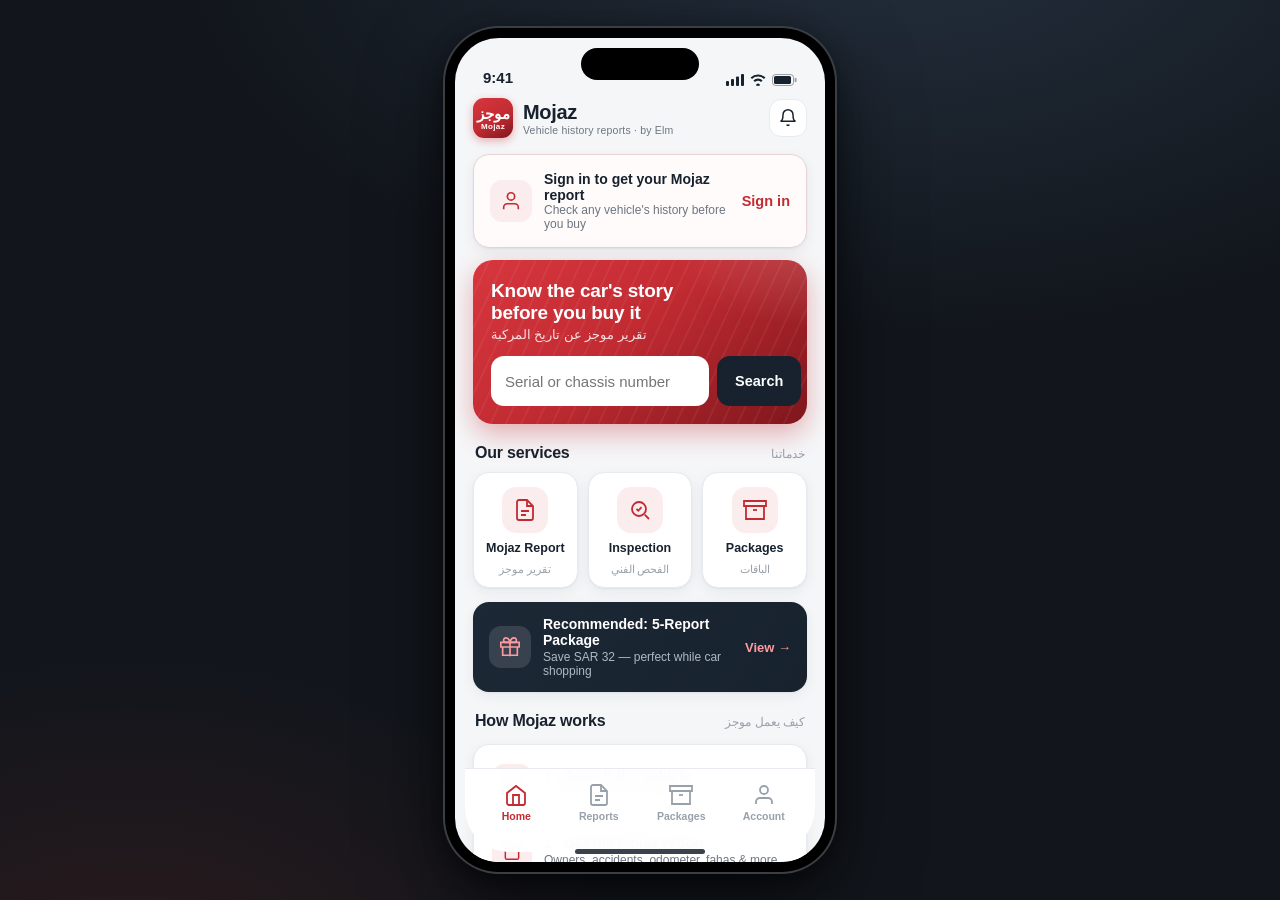
<file: payment/index.html>
<!doctype html>
<html lang="en">
<head>
<meta charset="utf-8"/>
<meta name="viewport" content="width=device-width, initial-scale=1"/>
<title>Mojaz — Payment</title>
<link rel="icon" href="data:image/svg+xml,%3Csvg xmlns='http://www.w3.org/2000/svg' viewBox='0 0 64 64'%3E%3Crect width='64' height='64' rx='14' fill='%23C22B32'/%3E%3Ctext x='32' y='44' font-size='30' fill='white' text-anchor='middle' font-family='Arial' font-weight='bold'%3EM%3C/text%3E%3C/svg%3E"/>
<link rel="stylesheet" href="../assets/styles.css"/>
<!-- Analytics + Session Replay + Web Experiment (unified smart loader) -->
<script src="https://cdn.amplitude.com/script/6cdc9a0a81b39d959b4ccb495f247939.js"></script>
<!-- Guides & Surveys (engagement) -->
<script src="https://cdn.amplitude.com/script/6cdc9a0a81b39d959b4ccb495f247939.engagement.js"></script>
</head>
<body data-page="payment" data-root="../">
<div class="stage">
  <div class="phone">
    <div class="phone-inner">
      <div class="notch"></div>
      <div class="statusbar">
        <span class="sb-time">9:41</span>
        <span class="sb-icons">
          <svg width="18" height="12" viewBox="0 0 18 12" fill="currentColor"><rect x="0" y="7" width="3" height="5" rx="1"/><rect x="5" y="5" width="3" height="7" rx="1"/><rect x="10" y="2.5" width="3" height="9.5" rx="1"/><rect x="15" y="0" width="3" height="12" rx="1"/></svg>
          <svg width="25" height="12" viewBox="0 0 25 12"><rect x="0.5" y="0.5" width="21" height="11" rx="3" fill="none" stroke="currentColor" opacity=".4"/><rect x="2" y="2" width="17" height="8" rx="1.6" fill="currentColor"/><rect x="22.6" y="3.8" width="2" height="4.4" rx="1" fill="currentColor" opacity=".4"/></svg>
        </span>
      </div>

      <header class="appbar">
        <button class="back-btn" aria-label="Back" onclick="Mojaz.go('../vehicle/index.html')">
          <svg width="20" height="20" viewBox="0 0 24 24" fill="none" stroke="currentColor" stroke-width="2"><path d="m15 18-6-6 6-6"/></svg>
        </button>
        <div>
          <h1>Payment</h1>
          <div class="appbar-sub">الدفع</div>
        </div>
      </header>

      <main class="screen no-tabbar" id="pay-screen">
        <div class="card" style="display:flex; align-items:center; gap:12px;">
          <div style="font-size:32px; line-height:1;" id="veh-emoji">🚗</div>
          <div style="flex:1;">
            <div style="font-size:14px; font-weight:700;" id="veh-title">—</div>
            <div class="small muted mono" id="veh-vin">—</div>
          </div>
          <span class="chip red" id="report-chip">Report</span>
        </div>

        <div class="section-title"><h2>Payment method</h2><span class="ar-hint">طريقة الدفع</span></div>
        <div class="option-row pay-method selected" data-method="mada">
          <div class="radio-dot"></div>
          <div class="opt-body">
            <div class="opt-title">mada · •••• 4321</div>
            <div class="opt-sub">Saudi debit card</div>
          </div>
          <span style="font-weight:800; color:#0B6B4F; font-size:13px; flex:none;">mada</span>
        </div>
        <div class="option-row pay-method" data-method="apple_pay">
          <div class="radio-dot"></div>
          <div class="opt-body">
            <div class="opt-title">Apple Pay</div>
            <div class="opt-sub">Pay with Face ID</div>
          </div>
          <span style="font-weight:700; font-size:15px; flex:none;"> Pay</span>
        </div>
        <div class="option-row pay-method" data-method="tabby">
          <div class="radio-dot"></div>
          <div class="opt-body">
            <div class="opt-title">Tabby · 4 payments</div>
            <div class="opt-sub" id="tabby-sub">Split into 4 interest-free payments</div>
          </div>
          <span style="font-weight:800; color:#3EBFA5; font-size:13px; flex:none;">tabby</span>
        </div>

        <div class="card mt14">
          <div style="display:flex; gap:8px;">
            <input id="promo-input" type="text" placeholder="Promo code (try EID10)" autocomplete="off"
                   style="flex:1; min-height:46px; border:1.5px solid var(--line); border-radius:12px; padding:0 12px; font-size:14px; font-family:inherit; outline:none;"/>
            <button class="btn secondary" id="promo-apply" style="width:auto; min-height:46px; padding:0 16px; font-size:14px;">Apply</button>
          </div>
          <div class="small mt8" id="promo-msg" style="display:none;"></div>
        </div>

        <div class="card mt14">
          <div class="price-table">
            <div class="pt-row"><span id="pt-name">Mojaz Report</span><span id="pt-price">—</span></div>
            <div class="pt-row" id="pt-discount-row" style="display:none;"><span>Promo discount</span><span class="waived" id="pt-discount">—</span></div>
            <div class="pt-row"><span>Service fee</span><span><span class="strike">SAR 5.00</span><span class="waived">Waived</span></span></div>
            <div class="pt-row"><span>VAT (15%)</span><span id="pt-vat">—</span></div>
            <div class="pt-row total"><span>Total</span><span id="pt-total">—</span></div>
          </div>
        </div>

        <button class="btn mt14" id="pay-btn"><span id="pay-label">Pay <span id="pay-amount">—</span></span></button>
        <div class="small muted center mt8">Secured by mada payment gateway · PCI DSS</div>
      </main>

      <main class="screen no-tabbar" id="success-screen" style="display:none;">
        <div class="success-pop">
          <svg width="44" height="44" viewBox="0 0 24 24" fill="none" stroke="currentColor" stroke-width="2.4"><path d="M20 6 9 17l-5-5"/></svg>
        </div>
        <div class="center">
          <h2 style="font-size:20px; font-weight:800;">Payment successful</h2>
          <div class="muted small mt8">Your Mojaz report is ready</div>
          <div class="chip gray mt14 mono" id="order-id-chip" style="margin-top:14px;">ORD_—</div>
        </div>
        <div class="card mt20 center">
          <div class="spinner dark" style="margin: 6px auto;"></div>
          <div class="small muted mt8">Opening your report…</div>
        </div>
      </main>
    </div>
  </div>
</div>

<script src="../assets/app.js"></script>
<script>
(function () {
  var order = Mojaz.LS.getJSON('mojaz_order', null);
  var vin = Mojaz.LS.get('mojaz_vin');
  var veh = Mojaz.LS.getJSON('mojaz_vehicle', null);

  // guards — Persona B can NEVER reach payment in this build
  if (!order || !vin || !veh) { Mojaz.go('../index.html'); return; }
  if (!Mojaz.persona()) { Mojaz.go('../auth/index.html'); return; }
  if (!Mojaz.isPersonaA()) { Mojaz.go('../order/index.html'); return; }

  // arrived — the order→payment transition is complete, clear the abandon guard
  try { sessionStorage.removeItem('proceeding_to_payment'); } catch (e) {}

  function selectedMethod() {
    var row = document.querySelector('.pay-method.selected');
    return (row && row.getAttribute('data-method')) || 'mada';
  }

  document.getElementById('veh-emoji').textContent = veh.emoji;
  document.getElementById('veh-title').textContent = veh.make + ' ' + veh.model + ' · ' + veh.year;
  document.getElementById('veh-vin').textContent = vin;
  document.getElementById('report-chip').textContent = order.type;

  function renderTotals() {
    document.getElementById('pt-name').textContent = order.type;
    document.getElementById('pt-price').textContent = Mojaz.money(order.price);
    document.getElementById('pt-vat').textContent = Mojaz.money(order.vat_amount);
    document.getElementById('pt-total').textContent = Mojaz.money(order.total_payable);
    document.getElementById('pay-amount').textContent = Mojaz.money(order.total_payable);
    document.getElementById('tabby-sub').textContent =
      '4 × ' + Mojaz.money(order.total_payable / 4) + ' · interest-free';
    var dr = document.getElementById('pt-discount-row');
    if (order.promo_applied) {
      dr.style.display = 'flex';
      document.getElementById('pt-discount').textContent = '− ' + Mojaz.money(order.saving_amount);
    } else {
      dr.style.display = 'none';
    }
  }
  renderTotals();

  // Funnel step 4 — payment sheet opened (fires exactly once per load)
  Mojaz.track('Payment Started', {
    payment_method: selectedMethod(),
    report_sku: order.sku,
    report_type: order.type,
    report_price: order.price,
    order_value: order.order_value,
    service_fee: order.service_fee,
    vat_amount: order.vat_amount,
    total_payable: order.total_payable,
    fee_waived: order.fee_waived
  });

  // payment method selection (visual)
  document.querySelectorAll('.pay-method').forEach(function (row) {
    row.addEventListener('click', function () {
      document.querySelectorAll('.pay-method').forEach(function (r) { r.classList.remove('selected'); });
      row.classList.add('selected');
    });
  });

  // promo code — EID10 gives 10% off
  document.getElementById('promo-apply').addEventListener('click', function () {
    var code = document.getElementById('promo-input').value.trim().toUpperCase();
    if (!code) { Mojaz.toast('Enter a promo code'); return; }
    var applied = code === 'EID10';
    order = Mojaz.buildOrder(order.sku, { attempted: true, applied: applied, discount_pct: 0.10 });
    Mojaz.LS.setJSON('mojaz_order', order);
    renderTotals();

    var props = { promo_attempted: true, promo_applied: applied };
    if (applied) {
      props.discount_pct = order.discount_pct;
      props.saving_amount = order.saving_amount;
    }
    Mojaz.track('Promo Code Entered', props);

    var msg = document.getElementById('promo-msg');
    msg.style.display = 'block';
    msg.style.color = applied ? 'var(--teal)' : 'var(--red-dark)';
    msg.style.fontWeight = '700';
    msg.textContent = applied
      ? 'EID10 applied — you saved ' + Mojaz.money(order.saving_amount)
      : 'Code "' + code + '" is not valid';
  });

  // Funnel step 5 — conversion with reserved revenue fields TOP-LEVEL
  document.getElementById('pay-btn').addEventListener('click', function () {
    var btn = this;
    btn.disabled = true;
    document.getElementById('pay-label').innerHTML = '<span class="spinner"></span>&nbsp; Processing…';

    setTimeout(function () {
      var orderId = Mojaz.nextOrderId();
      var completed = Mojaz.LS.getJSON('mojaz_orders', []);
      var isFirst = !Mojaz.isPersonaA() && completed.length === 0;

      Mojaz.track('Report Purchased',
        {
          report_order_id: orderId,
          report_sku: order.sku,
          report_type: order.type,
          report_price: order.price,
          order_value: order.order_value,
          service_fee: order.service_fee,
          vat_amount: order.vat_amount,
          total_payable: order.total_payable,
          fee_waived: order.fee_waived,
          is_first_report: isFirst,
          promo_attempted: !!order.promo_attempted,
          promo_applied: !!order.promo_applied,
          vehicle_vin: vin
        },
        // reserved fields TOP-LEVEL so Revenue charts populate
        { price: order.total_payable, quantity: 1, revenue: order.total_payable, revenueType: 'report_purchase' }
      );

      completed.push({
        id: orderId, sku: order.sku, type: order.type, total: order.total_payable,
        vin: vin, vehicle: veh, at: new Date().toISOString()
      });
      Mojaz.LS.setJSON('mojaz_orders', completed);
      Mojaz.LS.del('mojaz_order');

      document.getElementById('pay-screen').style.display = 'none';
      document.getElementById('success-screen').style.display = 'block';
      document.getElementById('order-id-chip').textContent = orderId;

      setTimeout(function () { Mojaz.flushGo('../report/index.html'); }, 1500);
    }, 1200);
  });
})();
</script>
</body>
</html>
</file>
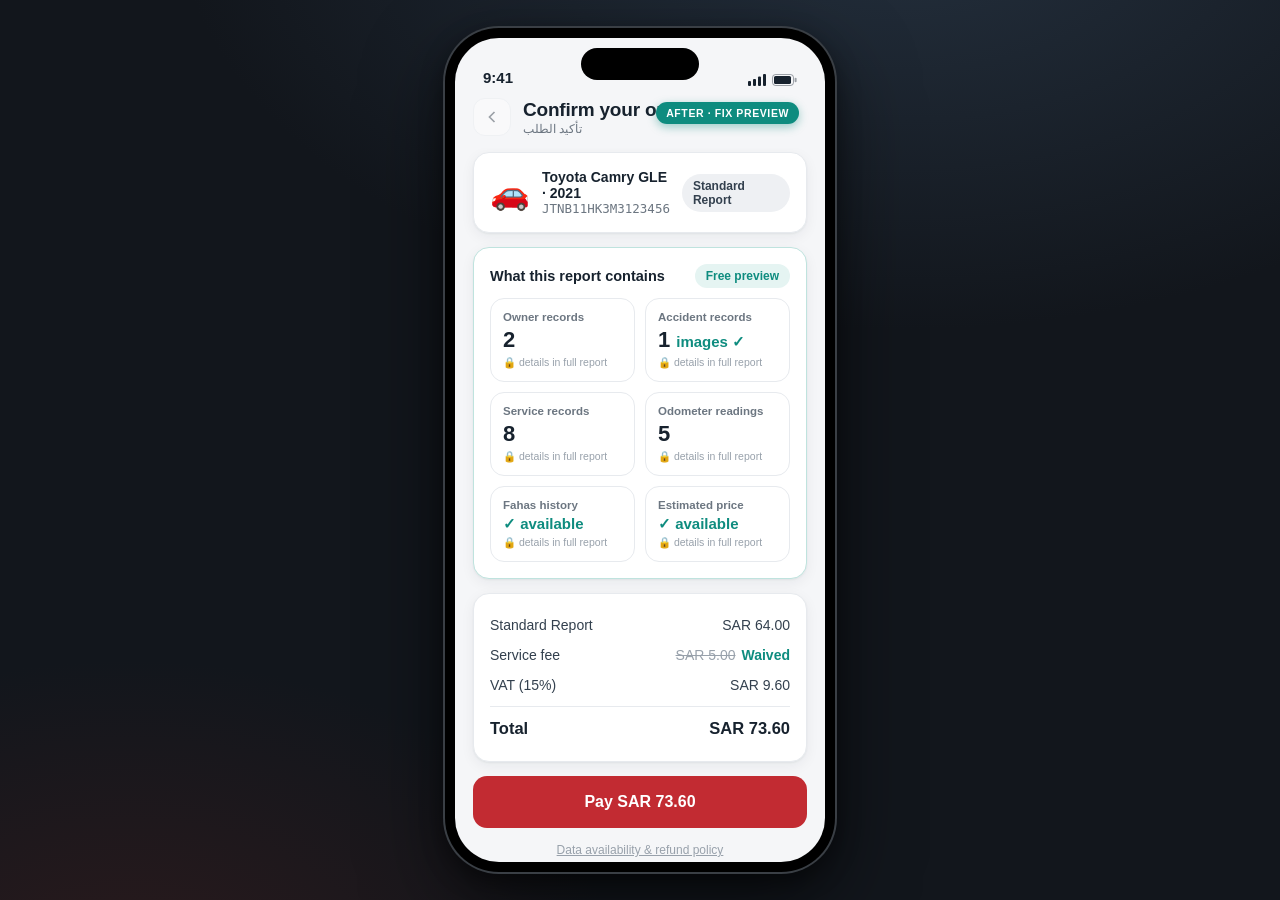
<file: preview-checkout/index.html>
<!doctype html>
<html lang="en">
<head>
<meta charset="utf-8"/>
<meta name="viewport" content="width=device-width, initial-scale=1"/>
<title>Mojaz — Order preview (demo exhibit)</title>
<link rel="icon" href="data:image/svg+xml,%3Csvg xmlns='http://www.w3.org/2000/svg' viewBox='0 0 64 64'%3E%3Crect width='64' height='64' rx='14' fill='%23C22B32'/%3E%3Ctext x='32' y='44' font-size='30' fill='white' text-anchor='middle' font-family='Arial' font-weight='bold'%3EM%3C/text%3E%3C/svg%3E"/>
<link rel="stylesheet" href="../assets/styles.css"/>
<!-- NOTE: intentionally NO Amplitude scripts on this page — it is an
     event-silent "after" exhibit. Zero track/identify/SDK calls fire here. -->
</head>
<body data-page="preview-checkout" data-root="../" data-silent="true">
<div class="stage">
  <div class="phone">
    <div class="phone-inner">
      <div class="notch"></div>
      <div class="badge-after">AFTER · FIX PREVIEW</div>
      <div class="statusbar">
        <span class="sb-time">9:41</span>
        <span class="sb-icons">
          <svg width="18" height="12" viewBox="0 0 18 12" fill="currentColor"><rect x="0" y="7" width="3" height="5" rx="1"/><rect x="5" y="5" width="3" height="7" rx="1"/><rect x="10" y="2.5" width="3" height="9.5" rx="1"/><rect x="15" y="0" width="3" height="12" rx="1"/></svg>
          <svg width="25" height="12" viewBox="0 0 25 12"><rect x="0.5" y="0.5" width="21" height="11" rx="3" fill="none" stroke="currentColor" opacity=".4"/><rect x="2" y="2" width="17" height="8" rx="1.6" fill="currentColor"/><rect x="22.6" y="3.8" width="2" height="4.4" rx="1" fill="currentColor" opacity=".4"/></svg>
        </span>
      </div>

      <header class="appbar">
        <button class="back-btn" aria-label="Back" style="opacity:.4; cursor:default;">
          <svg width="20" height="20" viewBox="0 0 24 24" fill="none" stroke="currentColor" stroke-width="2"><path d="m15 18-6-6 6-6"/></svg>
        </button>
        <div>
          <h1>Confirm your order</h1>
          <div class="appbar-sub">تأكيد الطلب</div>
        </div>
      </header>

      <main class="screen no-tabbar">
        <div class="card" style="display:flex; align-items:center; gap:12px;">
          <div style="font-size:32px; line-height:1;">🚗</div>
          <div style="flex:1;">
            <div style="font-size:14px; font-weight:700;">Toyota Camry GLE · 2021</div>
            <div class="small muted mono">JTNB11HK3M3123456</div>
          </div>
          <span class="chip gray">Standard Report</span>
        </div>

        <div class="card mt14" style="border-color:#BFE3DE;">
          <div style="display:flex; align-items:center; justify-content:space-between; margin-bottom:10px;">
            <div style="font-size:14.5px; font-weight:800;">What this report contains</div>
            <span class="chip teal">Free preview</span>
          </div>
          <div class="preview-grid">
            <div class="preview-cell">
              <div class="pc-k">Owner records</div>
              <div class="pc-v">2</div>
              <div class="pc-note">🔒 details in full report</div>
            </div>
            <div class="preview-cell">
              <div class="pc-k">Accident records</div>
              <div class="pc-v">1 <span class="ok">images ✓</span></div>
              <div class="pc-note">🔒 details in full report</div>
            </div>
            <div class="preview-cell">
              <div class="pc-k">Service records</div>
              <div class="pc-v">8</div>
              <div class="pc-note">🔒 details in full report</div>
            </div>
            <div class="preview-cell">
              <div class="pc-k">Odometer readings</div>
              <div class="pc-v">5</div>
              <div class="pc-note">🔒 details in full report</div>
            </div>
            <div class="preview-cell">
              <div class="pc-k">Fahas history</div>
              <div class="pc-v"><span class="ok">✓ available</span></div>
              <div class="pc-note">🔒 details in full report</div>
            </div>
            <div class="preview-cell">
              <div class="pc-k">Estimated price</div>
              <div class="pc-v"><span class="ok">✓ available</span></div>
              <div class="pc-note">🔒 details in full report</div>
            </div>
          </div>
        </div>

        <div class="card mt14">
          <div class="price-table">
            <div class="pt-row"><span>Standard Report</span><span>SAR 64.00</span></div>
            <div class="pt-row"><span>Service fee</span><span><span class="strike">SAR 5.00</span><span class="waived">Waived</span></span></div>
            <div class="pt-row"><span>VAT (15%)</span><span>SAR 9.60</span></div>
            <div class="pt-row total"><span>Total</span><span>SAR 73.60</span></div>
          </div>
        </div>

        <button class="btn mt14" type="button">Pay SAR 73.60</button>

        <div class="center" style="margin-top:12px;">
          <details style="display:inline-block;">
            <summary class="small" style="color:var(--faint); cursor:pointer; list-style:none; text-decoration:underline;">
              Data availability &amp; refund policy
            </summary>
            <div class="small muted mt8" style="text-align:left; background:var(--bg); border-radius:10px; padding:10px 12px;">
              Record counts above are confirmed for this vehicle. Payments are
              non-refundable once the report is issued.
            </div>
          </details>
        </div>
        <div style="height:24px;"></div>
      </main>
    </div>
  </div>
</div>

<!-- app.js detects data-silent="true" and skips ALL Amplitude wiring -->
<script src="../assets/app.js"></script>
</body>
</html>
</file>
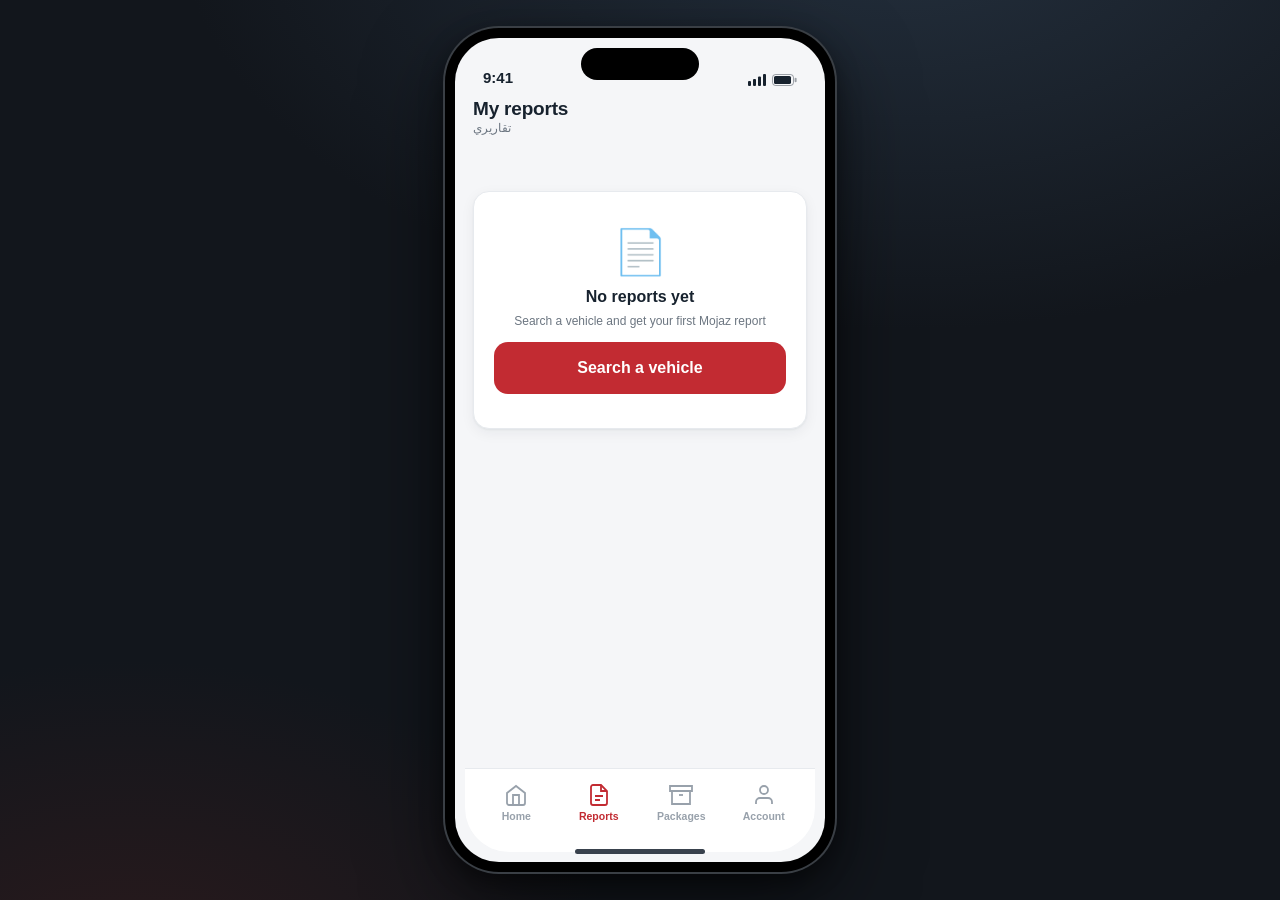
<file: report/index.html>
<!doctype html>
<html lang="en">
<head>
<meta charset="utf-8"/>
<meta name="viewport" content="width=device-width, initial-scale=1"/>
<title>Mojaz — My reports</title>
<link rel="icon" href="data:image/svg+xml,%3Csvg xmlns='http://www.w3.org/2000/svg' viewBox='0 0 64 64'%3E%3Crect width='64' height='64' rx='14' fill='%23C22B32'/%3E%3Ctext x='32' y='44' font-size='30' fill='white' text-anchor='middle' font-family='Arial' font-weight='bold'%3EM%3C/text%3E%3C/svg%3E"/>
<link rel="stylesheet" href="../assets/styles.css"/>
<!-- Analytics + Session Replay + Web Experiment (unified smart loader) -->
<script src="https://cdn.amplitude.com/script/6cdc9a0a81b39d959b4ccb495f247939.js"></script>
<!-- Guides & Surveys (engagement) -->
<script src="https://cdn.amplitude.com/script/6cdc9a0a81b39d959b4ccb495f247939.engagement.js"></script>
</head>
<body data-page="report" data-root="../">
<div class="stage">
  <div class="phone">
    <div class="phone-inner">
      <div class="notch"></div>
      <div class="statusbar">
        <span class="sb-time">9:41</span>
        <span class="sb-icons">
          <svg width="18" height="12" viewBox="0 0 18 12" fill="currentColor"><rect x="0" y="7" width="3" height="5" rx="1"/><rect x="5" y="5" width="3" height="7" rx="1"/><rect x="10" y="2.5" width="3" height="9.5" rx="1"/><rect x="15" y="0" width="3" height="12" rx="1"/></svg>
          <svg width="25" height="12" viewBox="0 0 25 12"><rect x="0.5" y="0.5" width="21" height="11" rx="3" fill="none" stroke="currentColor" opacity=".4"/><rect x="2" y="2" width="17" height="8" rx="1.6" fill="currentColor"/><rect x="22.6" y="3.8" width="2" height="4.4" rx="1" fill="currentColor" opacity=".4"/></svg>
        </span>
      </div>

      <header class="appbar">
        <div>
          <h1>My reports</h1>
          <div class="appbar-sub">تقاريري</div>
        </div>
      </header>

      <main class="screen" id="report-main"></main>

      <nav class="tabbar">
        <a class="tab" href="../index.html">
          <svg viewBox="0 0 24 24" fill="none" stroke="currentColor" stroke-width="1.8"><path d="m3 10 9-7 9 7v10a2 2 0 0 1-2 2H5a2 2 0 0 1-2-2Z"/><path d="M9 22V12h6v10"/></svg>
          Home
        </a>
        <a class="tab active" href="index.html">
          <svg viewBox="0 0 24 24" fill="none" stroke="currentColor" stroke-width="1.8"><path d="M14 2H6a2 2 0 0 0-2 2v16a2 2 0 0 0 2 2h12a2 2 0 0 0 2-2V8Z"/><path d="M14 2v6h6"/><path d="M8 13h8M8 17h5"/></svg>
          Reports
        </a>
        <a class="tab" href="../packages/index.html">
          <svg viewBox="0 0 24 24" fill="none" stroke="currentColor" stroke-width="1.8"><path d="M21 8v13H3V8"/><path d="M1 3h22v5H1z"/><path d="M10 12h4"/></svg>
          Packages
        </a>
        <a class="tab" href="../account/index.html">
          <svg viewBox="0 0 24 24" fill="none" stroke="currentColor" stroke-width="1.8"><path d="M20 21v-2a4 4 0 0 0-4-4H8a4 4 0 0 0-4 4v2"/><circle cx="12" cy="7" r="4"/></svg>
          Account
        </a>
      </nav>
      <div class="home-indicator"></div>
    </div>
  </div>
</div>

<script src="../assets/app.js"></script>
<script>
(function () {
  var main = document.getElementById('report-main');
  var orders = Mojaz.LS.getJSON('mojaz_orders', []);

  if (!orders.length) {
    main.innerHTML =
      '<div class="card center" style="margin-top:40px; padding:34px 20px;">' +
      '<div style="font-size:44px;">📄</div>' +
      '<div style="font-size:16px; font-weight:800; margin-top:10px;">No reports yet</div>' +
      '<div class="small muted mt8">Search a vehicle and get your first Mojaz report</div>' +
      '<button class="btn mt14" onclick="Mojaz.go(\'../search/index.html\')">Search a vehicle</button>' +
      '</div>';
    return;
  }

  var last = orders[orders.length - 1];
  var veh = last.vehicle || { make: 'Vehicle', model: '', year: '', emoji: '🚗' };

  // deterministic report figures derived from the VIN
  function hash(s) {
    var h = 2166136261;
    for (var i = 0; i < s.length; i++) { h ^= s.charCodeAt(i); h = Math.imul(h, 16777619) >>> 0; }
    return h >>> 0;
  }
  var h = hash(last.vin || 'VIN');
  var owners = 1 + (h % 3);            // 1–3
  var accidents = h % 2 === 0 ? 1 : 2; // 1–2
  var services = 5 + (h % 6);          // 5–10
  var odo = 3 + (h % 4);               // 3–6 readings
  var baseKm = 40000 + (h % 90000);

  var odoRows = '';
  for (var i = odo - 1; i >= 0; i--) {
    var yr = (veh.year || 2021) + Math.min(i, 4);
    odoRows += '<div class="row"><div class="row-body"><div class="row-title">' +
      (baseKm + i * 14500).toLocaleString('en-US') + ' km</div>' +
      '<div class="row-sub">Recorded at periodic inspection</div></div>' +
      '<div class="row-end">' + yr + '</div></div>';
  }

  main.innerHTML =
    '<div class="card" style="border-color:#BFE3DE; background:#F4FBFA;">' +
      '<div style="display:flex; align-items:center; gap:10px;">' +
      '<span class="chip teal">✓ Report issued</span>' +
      '<span class="small muted mono">' + last.id + '</span></div>' +
    '</div>' +

    '<div class="vehicle-hero mt14"><div class="vh-top">' +
      '<div><span class="chip gray">' + last.type + '</span>' +
      '<div class="small muted mt8">Paid ' + Mojaz.money(last.total) + '</div></div>' +
      '<div class="vh-car">' + veh.emoji + '</div></div>' +
      '<div class="vh-body"><h2>' + veh.make + ' ' + veh.model + '</h2>' +
      '<div class="vh-sub">' + veh.year + ' · <span class="mono">' + last.vin + '</span></div></div></div>' +

    '<div class="report-section"><div class="rs-head"><h3>Owner records · سجل الملكية</h3><span class="count-pill">' + owners + '</span></div>' +
      '<div class="card" style="padding:6px 16px;">' +
      Array.from({ length: owners }).map(function (_, i) {
        return '<div class="row"><div class="row-icon"><svg width="18" height="18" viewBox="0 0 24 24" fill="none" stroke="currentColor" stroke-width="1.8"><path d="M20 21v-2a4 4 0 0 0-4-4H8a4 4 0 0 0-4 4v2"/><circle cx="12" cy="7" r="4"/></svg></div>' +
          '<div class="row-body"><div class="row-title">Owner ' + (i + 1) + ' · ' + (i === owners - 1 ? 'Current' : 'Previous') + '</div>' +
          '<div class="row-sub">' + (i === 0 ? 'First registration in KSA' : 'Ownership transfer') + '</div></div>' +
          '<div class="row-end">' + ((veh.year || 2020) + i) + '</div></div>';
      }).join('') +
      '</div></div>' +

    '<div class="report-section"><div class="rs-head"><h3>Accident records · الحوادث</h3><span class="count-pill">' + accidents + '</span></div>' +
      '<div class="card" style="padding:6px 16px;">' +
      Array.from({ length: accidents }).map(function (_, i) {
        return '<div class="row"><div class="row-icon"><svg width="18" height="18" viewBox="0 0 24 24" fill="none" stroke="currentColor" stroke-width="1.8"><path d="M10.3 4.3 1.8 18a2 2 0 0 0 1.7 3h17a2 2 0 0 0 1.7-3L13.7 4.3a2 2 0 0 0-3.4 0Z"/><path d="M12 9v4M12 17h.01"/></svg></div>' +
          '<div class="row-body"><div class="row-title">' + (i === 0 ? 'Moderate damage — front' : 'Minor damage — rear') + '</div>' +
          '<div class="row-sub">Najm report · images available 📷</div></div>' +
          '<div class="row-end">' + ((veh.year || 2020) + 1 + i) + '</div></div>';
      }).join('') +
      '</div></div>' +

    '<div class="report-section"><div class="rs-head"><h3>Service records · الصيانة</h3><span class="count-pill">' + services + '</span></div>' +
      '<div class="card"><div class="small muted">' + services + ' maintenance visits at authorized service centers. Last visit: oil &amp; filter change, brake pads.</div></div></div>' +

    '<div class="report-section"><div class="rs-head"><h3>Odometer readings · العداد</h3><span class="count-pill">' + odo + '</span></div>' +
      '<div class="card" style="padding:6px 16px;">' + odoRows + '</div></div>' +

    '<div class="report-section"><div class="rs-head"><h3>Fahas history · الفحص الدوري</h3><span class="count-pill teal">✓ Pass</span></div>' +
      '<div class="card"><div class="small muted">Latest MVPI periodic inspection: <strong style="color:var(--teal)">PASS</strong> — brakes, emissions, suspension, lights all within limits.</div></div></div>' +

    '<div class="report-section"><div class="rs-head"><h3>Estimated market price · السعر التقديري</h3></div>' +
      '<div class="card"><div style="font-size:20px; font-weight:850;">' + (veh.est || 'SAR 84,000 – 92,500') + '</div>' +
      '<div class="small muted mt8">Based on similar vehicles sold in Saudi Arabia in the last 90 days.</div></div></div>' +

    (orders.length > 1
      ? '<div class="section-title"><h2>Previous reports</h2></div><div class="card" style="padding:6px 16px;">' +
        orders.slice(0, -1).reverse().map(function (o) {
          return '<div class="row"><div class="row-body"><div class="row-title">' +
            (o.vehicle ? o.vehicle.make + ' ' + o.vehicle.model : 'Vehicle') + '</div>' +
            '<div class="row-sub mono">' + o.id + '</div></div>' +
            '<div class="row-end">' + Mojaz.money(o.total) + '</div></div>';
        }).join('') + '</div>'
      : '');
})();
</script>
</body>
</html>
</file>
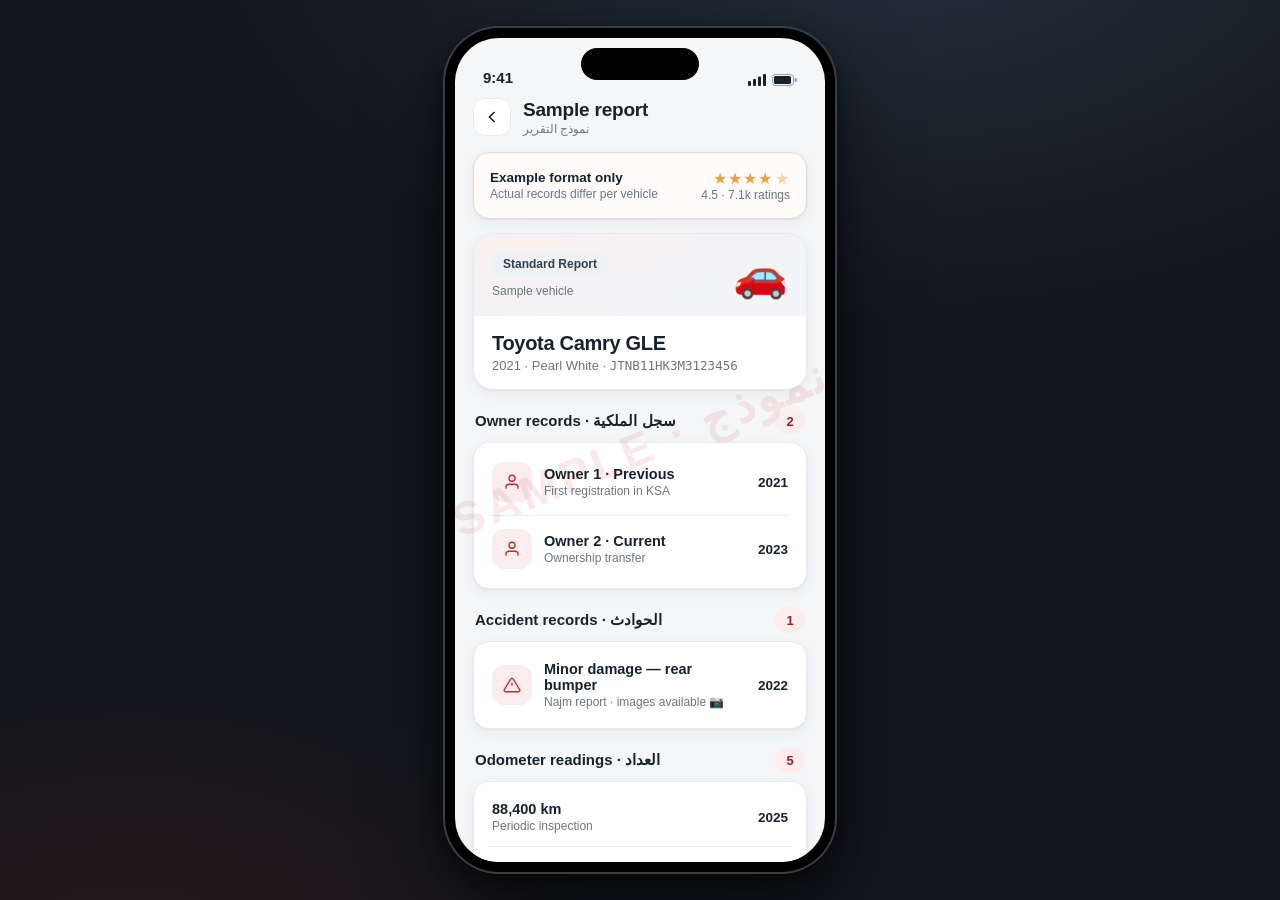
<file: sample-report/index.html>
<!doctype html>
<html lang="en">
<head>
<meta charset="utf-8"/>
<meta name="viewport" content="width=device-width, initial-scale=1"/>
<title>Mojaz — Sample report</title>
<link rel="icon" href="data:image/svg+xml,%3Csvg xmlns='http://www.w3.org/2000/svg' viewBox='0 0 64 64'%3E%3Crect width='64' height='64' rx='14' fill='%23C22B32'/%3E%3Ctext x='32' y='44' font-size='30' fill='white' text-anchor='middle' font-family='Arial' font-weight='bold'%3EM%3C/text%3E%3C/svg%3E"/>
<link rel="stylesheet" href="../assets/styles.css"/>
<!-- Analytics + Session Replay + Web Experiment (unified smart loader) -->
<script src="https://cdn.amplitude.com/script/6cdc9a0a81b39d959b4ccb495f247939.js"></script>
<!-- Guides & Surveys (engagement) -->
<script src="https://cdn.amplitude.com/script/6cdc9a0a81b39d959b4ccb495f247939.engagement.js"></script>
</head>
<body data-page="sample-report" data-root="../">
<div class="stage">
  <div class="phone">
    <div class="phone-inner">
      <div class="notch"></div>
      <div class="statusbar">
        <span class="sb-time">9:41</span>
        <span class="sb-icons">
          <svg width="18" height="12" viewBox="0 0 18 12" fill="currentColor"><rect x="0" y="7" width="3" height="5" rx="1"/><rect x="5" y="5" width="3" height="7" rx="1"/><rect x="10" y="2.5" width="3" height="9.5" rx="1"/><rect x="15" y="0" width="3" height="12" rx="1"/></svg>
          <svg width="25" height="12" viewBox="0 0 25 12"><rect x="0.5" y="0.5" width="21" height="11" rx="3" fill="none" stroke="currentColor" opacity=".4"/><rect x="2" y="2" width="17" height="8" rx="1.6" fill="currentColor"/><rect x="22.6" y="3.8" width="2" height="4.4" rx="1" fill="currentColor" opacity=".4"/></svg>
        </span>
      </div>

      <header class="appbar">
        <button class="back-btn" aria-label="Back" onclick="Mojaz.go('../index.html')">
          <svg width="20" height="20" viewBox="0 0 24 24" fill="none" stroke="currentColor" stroke-width="2"><path d="m15 18-6-6 6-6"/></svg>
        </button>
        <div>
          <h1>Sample report</h1>
          <div class="appbar-sub">نموذج التقرير</div>
        </div>
      </header>

      <main class="screen no-tabbar watermark-wrap">
        <div class="card" style="border-color:#EAD3D4; background:#FFFBFB;">
          <div style="display:flex; align-items:center; justify-content:space-between; gap:10px;">
            <div>
              <div style="font-size:13.5px; font-weight:800;">Example format only</div>
              <div class="small muted" style="margin-top:2px;">Actual records differ per vehicle</div>
            </div>
            <div style="text-align:right;">
              <span class="stars">★★★★<span style="opacity:.45">★</span></span>
              <div class="small muted">4.5 · 7.1k ratings</div>
            </div>
          </div>
        </div>

        <div class="vehicle-hero mt14">
          <div class="vh-top">
            <div><span class="chip gray">Standard Report</span>
              <div class="small muted mt8">Sample vehicle</div></div>
            <div class="vh-car">🚗</div>
          </div>
          <div class="vh-body">
            <h2>Toyota Camry GLE</h2>
            <div class="vh-sub">2021 · Pearl White · <span class="mono">JTNB11HK3M3123456</span></div>
          </div>
        </div>

        <div class="report-section">
          <div class="rs-head"><h3>Owner records · سجل الملكية</h3><span class="count-pill">2</span></div>
          <div class="card" style="padding:6px 16px;">
            <div class="row">
              <div class="row-icon"><svg width="18" height="18" viewBox="0 0 24 24" fill="none" stroke="currentColor" stroke-width="1.8"><path d="M20 21v-2a4 4 0 0 0-4-4H8a4 4 0 0 0-4 4v2"/><circle cx="12" cy="7" r="4"/></svg></div>
              <div class="row-body"><div class="row-title">Owner 1 · Previous</div><div class="row-sub">First registration in KSA</div></div>
              <div class="row-end">2021</div>
            </div>
            <div class="row">
              <div class="row-icon"><svg width="18" height="18" viewBox="0 0 24 24" fill="none" stroke="currentColor" stroke-width="1.8"><path d="M20 21v-2a4 4 0 0 0-4-4H8a4 4 0 0 0-4 4v2"/><circle cx="12" cy="7" r="4"/></svg></div>
              <div class="row-body"><div class="row-title">Owner 2 · Current</div><div class="row-sub">Ownership transfer</div></div>
              <div class="row-end">2023</div>
            </div>
          </div>
        </div>

        <div class="report-section">
          <div class="rs-head"><h3>Accident records · الحوادث</h3><span class="count-pill">1</span></div>
          <div class="card" style="padding:6px 16px;">
            <div class="row">
              <div class="row-icon"><svg width="18" height="18" viewBox="0 0 24 24" fill="none" stroke="currentColor" stroke-width="1.8"><path d="M10.3 4.3 1.8 18a2 2 0 0 0 1.7 3h17a2 2 0 0 0 1.7-3L13.7 4.3a2 2 0 0 0-3.4 0Z"/><path d="M12 9v4M12 17h.01"/></svg></div>
              <div class="row-body"><div class="row-title">Minor damage — rear bumper</div><div class="row-sub">Najm report · images available 📷</div></div>
              <div class="row-end">2022</div>
            </div>
          </div>
        </div>

        <div class="report-section">
          <div class="rs-head"><h3>Odometer readings · العداد</h3><span class="count-pill">5</span></div>
          <div class="card" style="padding:6px 16px;">
            <div class="row"><div class="row-body"><div class="row-title">88,400 km</div><div class="row-sub">Periodic inspection</div></div><div class="row-end">2025</div></div>
            <div class="row"><div class="row-body"><div class="row-title">64,900 km</div><div class="row-sub">Periodic inspection</div></div><div class="row-end">2024</div></div>
            <div class="row"><div class="row-body"><div class="row-title">41,200 km</div><div class="row-sub">Service center</div></div><div class="row-end">2023</div></div>
          </div>
        </div>

        <div class="report-section">
          <div class="rs-head"><h3>Fahas history · الفحص الدوري</h3><span class="count-pill teal">✓ Pass</span></div>
          <div class="card"><div class="small muted">Latest MVPI inspection: <strong style="color:var(--teal)">PASS</strong> — all systems within limits.</div></div>
        </div>

        <div class="report-section">
          <div class="rs-head"><h3>Estimated market price · السعر التقديري</h3></div>
          <div class="card">
            <div style="font-size:20px; font-weight:850;">SAR 84,000 – 92,500</div>
            <div class="small muted mt8">Based on similar vehicles sold in KSA in the last 90 days.</div>
          </div>
        </div>

        <button class="btn mt20" onclick="Mojaz.go('../search/index.html')">Search a vehicle</button>
        <div style="height:20px;"></div>
      </main>
    </div>
  </div>
</div>

<script src="../assets/app.js"></script>
<script>
(function () {
  // fires when the sample report renders (single source of truth for this event)
  Mojaz.track('Sample Report Viewed', { sample_rating: 4.5 });
})();
</script>
</body>
</html>
</file>
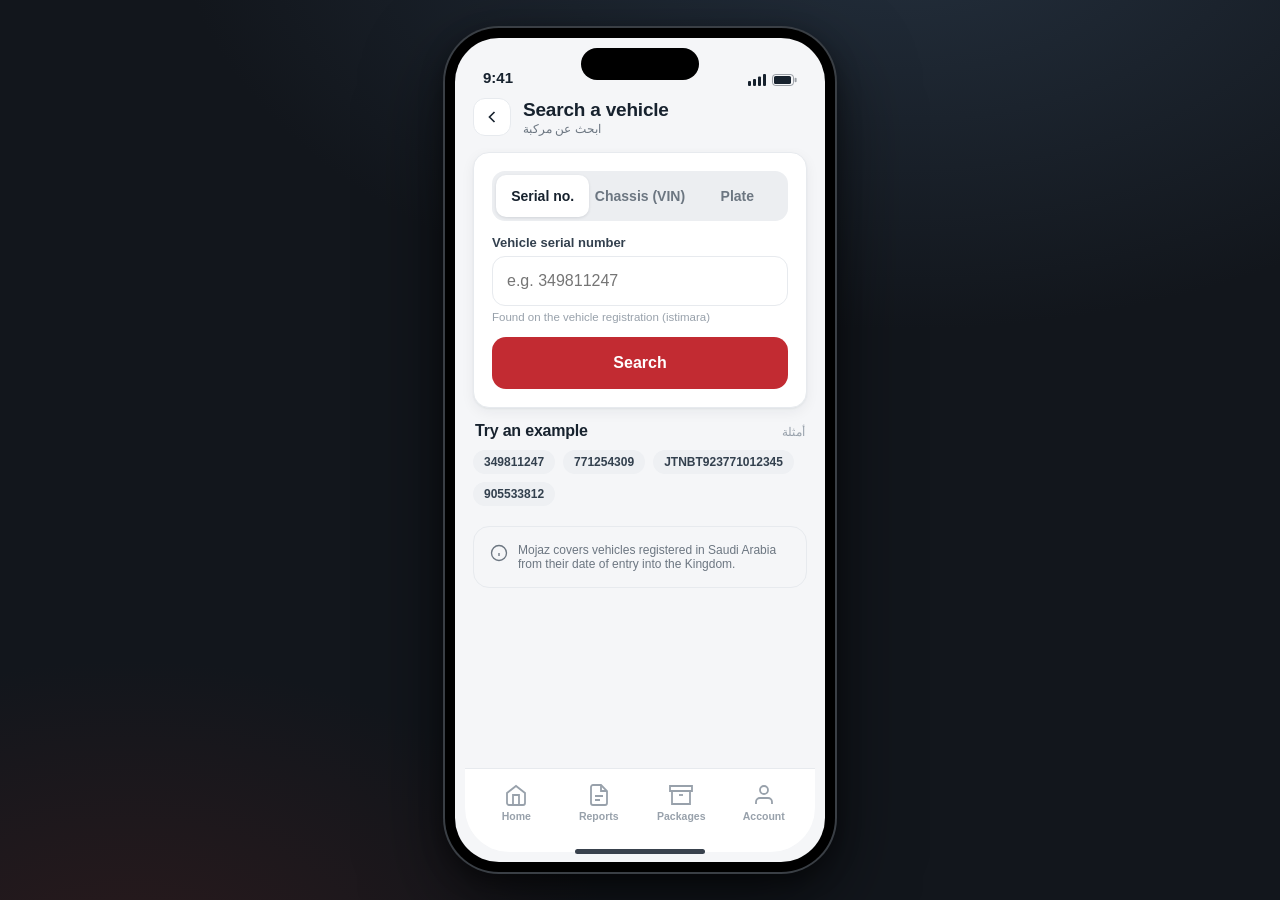
<file: search/index.html>
<!doctype html>
<html lang="en">
<head>
<meta charset="utf-8"/>
<meta name="viewport" content="width=device-width, initial-scale=1"/>
<title>Mojaz — Search a vehicle</title>
<link rel="icon" href="data:image/svg+xml,%3Csvg xmlns='http://www.w3.org/2000/svg' viewBox='0 0 64 64'%3E%3Crect width='64' height='64' rx='14' fill='%23C22B32'/%3E%3Ctext x='32' y='44' font-size='30' fill='white' text-anchor='middle' font-family='Arial' font-weight='bold'%3EM%3C/text%3E%3C/svg%3E"/>
<link rel="stylesheet" href="../assets/styles.css"/>
<!-- Analytics + Session Replay + Web Experiment (unified smart loader) -->
<script src="https://cdn.amplitude.com/script/6cdc9a0a81b39d959b4ccb495f247939.js"></script>
<!-- Guides & Surveys (engagement) -->
<script src="https://cdn.amplitude.com/script/6cdc9a0a81b39d959b4ccb495f247939.engagement.js"></script>
</head>
<body data-page="search" data-root="../">
<div class="stage">
  <div class="phone">
    <div class="phone-inner">
      <div class="notch"></div>
      <div class="statusbar">
        <span class="sb-time">9:41</span>
        <span class="sb-icons">
          <svg width="18" height="12" viewBox="0 0 18 12" fill="currentColor"><rect x="0" y="7" width="3" height="5" rx="1"/><rect x="5" y="5" width="3" height="7" rx="1"/><rect x="10" y="2.5" width="3" height="9.5" rx="1"/><rect x="15" y="0" width="3" height="12" rx="1"/></svg>
          <svg width="25" height="12" viewBox="0 0 25 12"><rect x="0.5" y="0.5" width="21" height="11" rx="3" fill="none" stroke="currentColor" opacity=".4"/><rect x="2" y="2" width="17" height="8" rx="1.6" fill="currentColor"/><rect x="22.6" y="3.8" width="2" height="4.4" rx="1" fill="currentColor" opacity=".4"/></svg>
        </span>
      </div>

      <header class="appbar">
        <button class="back-btn" aria-label="Back" onclick="Mojaz.go('../index.html')">
          <svg width="20" height="20" viewBox="0 0 24 24" fill="none" stroke="currentColor" stroke-width="2"><path d="m15 18-6-6 6-6"/></svg>
        </button>
        <div>
          <h1>Search a vehicle</h1>
          <div class="appbar-sub">ابحث عن مركبة</div>
        </div>
      </header>

      <main class="screen">
        <div class="card" style="padding:18px;">
          <div class="segmented" id="type-seg">
            <button class="active" data-type="serial">Serial no.</button>
            <button data-type="chassis">Chassis (VIN)</button>
            <button data-type="plate">Plate</button>
          </div>
          <div class="field mt14">
            <label for="q" id="q-label">Vehicle serial number</label>
            <input id="q" type="text" placeholder="e.g. 349811247" autocomplete="off"/>
            <div class="hint" id="q-hint">Found on the vehicle registration (istimara)</div>
          </div>
          <button class="btn" id="search-btn"><span id="search-label">Search</span></button>
        </div>

        <div class="section-title">
          <h2>Try an example</h2>
          <span class="ar-hint">أمثلة</span>
        </div>
        <div style="display:flex; gap:8px; flex-wrap:wrap;">
          <span class="chip gray example-chip" style="cursor:pointer;">349811247</span>
          <span class="chip gray example-chip" style="cursor:pointer;">771254309</span>
          <span class="chip gray example-chip" style="cursor:pointer;">JTNBT923771012345</span>
          <span class="chip gray example-chip" style="cursor:pointer;">905533812</span>
        </div>

        <div id="loading-panel" style="display:none;">
          <div class="section-title"><h2>Looking up the vehicle…</h2></div>
          <div class="card">
            <div class="skeleton" style="height:22px; width:60%;"></div>
            <div class="skeleton mt8" style="height:14px; width:40%;"></div>
            <div class="skeleton mt14" style="height:64px;"></div>
          </div>
        </div>

        <div class="card" style="margin-top:20px; background:var(--bg); box-shadow:none;">
          <div style="display:flex; gap:10px; align-items:flex-start;">
            <svg width="18" height="18" viewBox="0 0 24 24" fill="none" stroke="var(--muted)" stroke-width="1.8" style="flex:none; margin-top:1px;"><circle cx="12" cy="12" r="10"/><path d="M12 16v-4M12 8h.01"/></svg>
            <div class="small muted">Mojaz covers vehicles registered in Saudi Arabia from their date of entry into the Kingdom.</div>
          </div>
        </div>
      </main>

      <nav class="tabbar">
        <a class="tab" href="../index.html">
          <svg viewBox="0 0 24 24" fill="none" stroke="currentColor" stroke-width="1.8"><path d="m3 10 9-7 9 7v10a2 2 0 0 1-2 2H5a2 2 0 0 1-2-2Z"/><path d="M9 22V12h6v10"/></svg>
          Home
        </a>
        <a class="tab" href="../report/index.html">
          <svg viewBox="0 0 24 24" fill="none" stroke="currentColor" stroke-width="1.8"><path d="M14 2H6a2 2 0 0 0-2 2v16a2 2 0 0 0 2 2h12a2 2 0 0 0 2-2V8Z"/><path d="M14 2v6h6"/><path d="M8 13h8M8 17h5"/></svg>
          Reports
        </a>
        <a class="tab" href="../packages/index.html">
          <svg viewBox="0 0 24 24" fill="none" stroke="currentColor" stroke-width="1.8"><path d="M21 8v13H3V8"/><path d="M1 3h22v5H1z"/><path d="M10 12h4"/></svg>
          Packages
        </a>
        <a class="tab" href="../account/index.html">
          <svg viewBox="0 0 24 24" fill="none" stroke="currentColor" stroke-width="1.8"><path d="M20 21v-2a4 4 0 0 0-4-4H8a4 4 0 0 0-4 4v2"/><circle cx="12" cy="7" r="4"/></svg>
          Account
        </a>
      </nav>
      <div class="home-indicator"></div>
    </div>
  </div>
</div>

<script src="../assets/app.js"></script>
<script>
(function () {
  var LABELS = {
    serial:  { label: 'Vehicle serial number', ph: 'e.g. 349811247', hint: 'Found on the vehicle registration (istimara)' },
    chassis: { label: 'Chassis number (VIN)',  ph: 'e.g. JTNBT923771012345', hint: '17 characters, no I / O / Q' },
    plate:   { label: 'Plate number',          ph: 'e.g. ABC 1234', hint: 'Letters and digits as printed on the plate' }
  };
  document.getElementById('type-seg').addEventListener('click', function (e) {
    var btn = e.target.closest('button');
    if (!btn) return;
    this.querySelectorAll('button').forEach(function (b) { b.classList.remove('active'); });
    btn.classList.add('active');
    var cfg = LABELS[btn.getAttribute('data-type')];
    document.getElementById('q-label').textContent = cfg.label;
    document.getElementById('q').placeholder = cfg.ph;
    document.getElementById('q-hint').textContent = cfg.hint;
  });

  var qEl = document.getElementById('q');
  var prefill = Mojaz.LS.get('mojaz_prefill_query');
  if (prefill) { qEl.value = prefill; Mojaz.LS.del('mojaz_prefill_query'); }

  document.querySelectorAll('.example-chip').forEach(function (chip) {
    chip.addEventListener('click', function () { qEl.value = chip.textContent; qEl.focus(); });
  });

  function submitSearch() {
    var q = qEl.value.trim();
    if (!q) { Mojaz.toast('Enter a serial, chassis or plate number'); return; }

    var btn = document.getElementById('search-btn');
    btn.disabled = true;
    document.getElementById('search-label').innerHTML = 'Searching…';

    // deterministic vehicle + VIN derived from the query (same query → same vehicle)
    var vin = Mojaz.vinFor(q);
    var veh = Mojaz.vehicleFor(q);
    Mojaz.LS.set('mojaz_vin', vin);
    Mojaz.LS.setJSON('mojaz_vehicle', veh);
    Mojaz.LS.set('mojaz_search_query', q);

    Mojaz.track('VIN Search Submitted', { search_query: q, vehicles_matched: 1 });

    document.getElementById('loading-panel').style.display = 'block';
    setTimeout(function () { Mojaz.flushGo('../vehicle/index.html'); }, 750);
  }

  document.getElementById('search-btn').addEventListener('click', submitSearch);
  qEl.addEventListener('keydown', function (e) { if (e.key === 'Enter') submitSearch(); });
})();
</script>
</body>
</html>
</file>
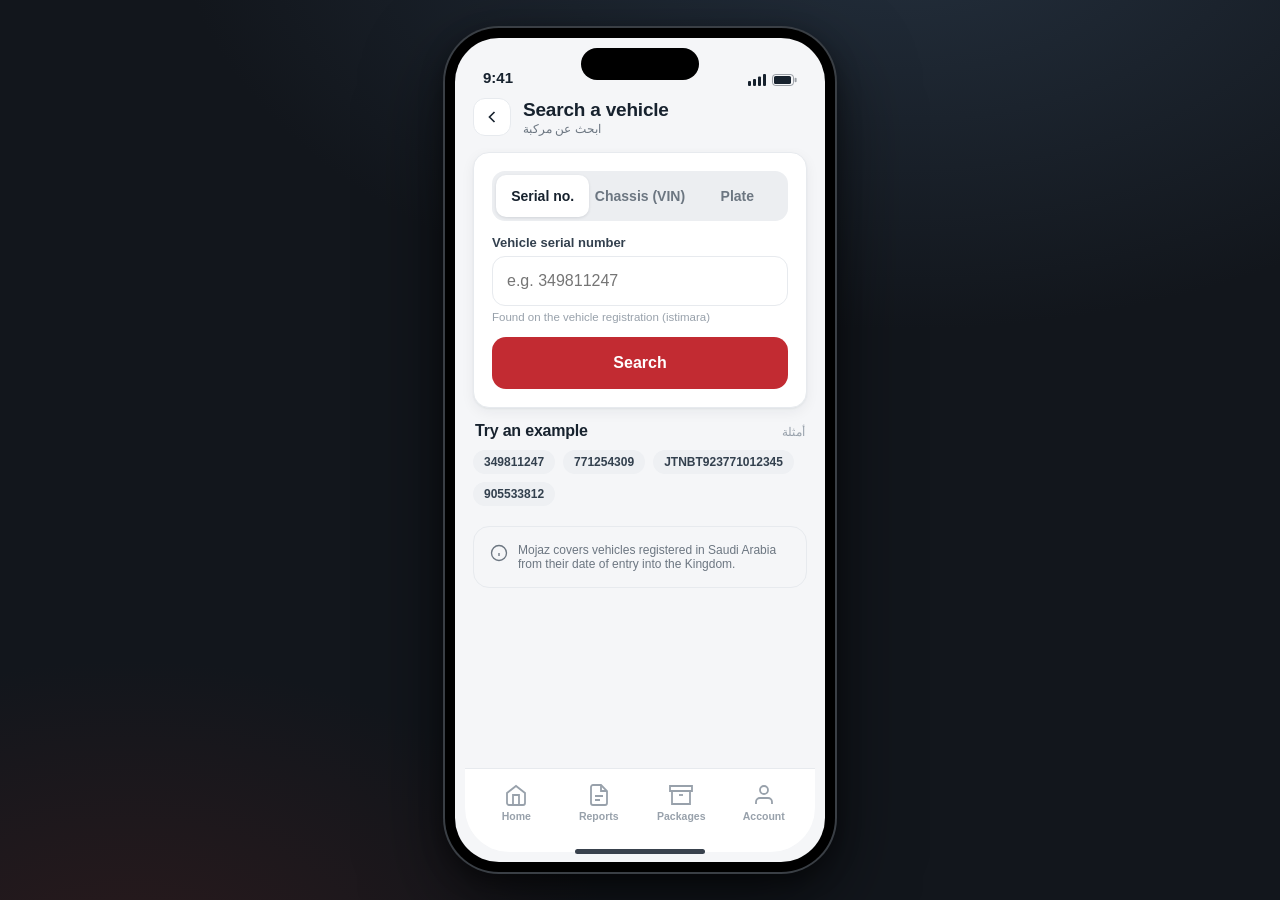
<file: vehicle/index.html>
<!doctype html>
<html lang="en">
<head>
<meta charset="utf-8"/>
<meta name="viewport" content="width=device-width, initial-scale=1"/>
<title>Mojaz — Vehicle summary</title>
<link rel="icon" href="data:image/svg+xml,%3Csvg xmlns='http://www.w3.org/2000/svg' viewBox='0 0 64 64'%3E%3Crect width='64' height='64' rx='14' fill='%23C22B32'/%3E%3Ctext x='32' y='44' font-size='30' fill='white' text-anchor='middle' font-family='Arial' font-weight='bold'%3EM%3C/text%3E%3C/svg%3E"/>
<link rel="stylesheet" href="../assets/styles.css"/>
<!-- Analytics + Session Replay + Web Experiment (unified smart loader) -->
<script src="https://cdn.amplitude.com/script/6cdc9a0a81b39d959b4ccb495f247939.js"></script>
<!-- Guides & Surveys (engagement) -->
<script src="https://cdn.amplitude.com/script/6cdc9a0a81b39d959b4ccb495f247939.engagement.js"></script>
</head>
<body data-page="vehicle" data-root="../">
<div class="stage">
  <div class="phone">
    <div class="phone-inner">
      <div class="notch"></div>
      <div class="statusbar">
        <span class="sb-time">9:41</span>
        <span class="sb-icons">
          <svg width="18" height="12" viewBox="0 0 18 12" fill="currentColor"><rect x="0" y="7" width="3" height="5" rx="1"/><rect x="5" y="5" width="3" height="7" rx="1"/><rect x="10" y="2.5" width="3" height="9.5" rx="1"/><rect x="15" y="0" width="3" height="12" rx="1"/></svg>
          <svg width="25" height="12" viewBox="0 0 25 12"><rect x="0.5" y="0.5" width="21" height="11" rx="3" fill="none" stroke="currentColor" opacity=".4"/><rect x="2" y="2" width="17" height="8" rx="1.6" fill="currentColor"/><rect x="22.6" y="3.8" width="2" height="4.4" rx="1" fill="currentColor" opacity=".4"/></svg>
        </span>
      </div>

      <header class="appbar">
        <button class="back-btn" aria-label="Back" onclick="Mojaz.go('../search/index.html')">
          <svg width="20" height="20" viewBox="0 0 24 24" fill="none" stroke="currentColor" stroke-width="2"><path d="m15 18-6-6 6-6"/></svg>
        </button>
        <div>
          <h1>Vehicle summary</h1>
          <div class="appbar-sub">ملخص المركبة</div>
        </div>
      </header>

      <main class="screen">
        <div class="vehicle-hero">
          <div class="vh-top">
            <div>
              <span class="chip teal">✓ Vehicle found</span>
              <div class="small muted mt8">Matched from official records</div>
            </div>
            <div class="vh-car" id="veh-emoji">🚗</div>
          </div>
          <div class="vh-body">
            <h2 id="veh-title">—</h2>
            <div class="vh-sub" id="veh-sub">—</div>
            <div class="spec-grid">
              <div class="spec"><div class="spec-k">Chassis (VIN)</div><div class="spec-v mono" id="veh-vin">—</div></div>
              <div class="spec"><div class="spec-k">Model year</div><div class="spec-v" id="veh-year">—</div></div>
              <div class="spec"><div class="spec-k">Color</div><div class="spec-v" id="veh-color">—</div></div>
              <div class="spec"><div class="spec-k">Registration</div><div class="spec-v">Active · KSA</div></div>
            </div>
            <button class="btn mt14" id="get-report-btn">Get Mojaz Report</button>
            <button class="btn ghost-red mt8" id="save-btn">
              <svg width="18" height="18" viewBox="0 0 24 24" fill="none" stroke="currentColor" stroke-width="2"><path d="M19 21l-7-4-7 4V5a2 2 0 0 1 2-2h10a2 2 0 0 1 2 2Z"/></svg>
              <span id="save-label">Save to my garage</span>
            </button>
          </div>
        </div>

        <div class="card mt14">
          <div style="display:flex; align-items:center; justify-content:space-between;">
            <div>
              <div style="font-size:14px; font-weight:700;">What's inside a Mojaz report?</div>
              <div class="small muted mt8" style="margin-top:3px;">Owners · accidents · odometer · fahas · market price</div>
            </div>
            <a class="link-red" id="sample-link" href="../sample-report/index.html">View sample</a>
          </div>
        </div>

        <div class="section-title">
          <h2>Report data sources</h2>
          <span class="ar-hint">مصادر البيانات</span>
        </div>
        <div class="card" style="padding:6px 16px;">
          <div class="row">
            <div class="row-icon"><svg width="20" height="20" viewBox="0 0 24 24" fill="none" stroke="currentColor" stroke-width="1.8"><path d="M3 21h18M5 21V7l7-4 7 4v14"/><path d="M9 21v-6h6v6"/></svg></div>
            <div class="row-body"><div class="row-title">Official registration records</div><div class="row-sub">Ownership transfers from date of entry into KSA</div></div>
          </div>
          <div class="row">
            <div class="row-icon"><svg width="20" height="20" viewBox="0 0 24 24" fill="none" stroke="currentColor" stroke-width="1.8"><path d="M10.3 4.3 1.8 18a2 2 0 0 0 1.7 3h17a2 2 0 0 0 1.7-3L13.7 4.3a2 2 0 0 0-3.4 0Z"/><path d="M12 9v4M12 17h.01"/></svg></div>
            <div class="row-body"><div class="row-title">Accident records</div><div class="row-sub">Najm-reported incidents, with images when available</div></div>
          </div>
          <div class="row">
            <div class="row-icon teal"><svg width="20" height="20" viewBox="0 0 24 24" fill="none" stroke="currentColor" stroke-width="1.8"><path d="m8.5 11 1.8 1.8 3.2-3.6"/><circle cx="11" cy="11" r="7"/><path d="m21 21-4.3-4.3"/></svg></div>
            <div class="row-body"><div class="row-title">Periodic inspection (fahas)</div><div class="row-sub">MVPI technical inspection history</div></div>
          </div>
        </div>
      </main>

      <nav class="tabbar">
        <a class="tab" href="../index.html">
          <svg viewBox="0 0 24 24" fill="none" stroke="currentColor" stroke-width="1.8"><path d="m3 10 9-7 9 7v10a2 2 0 0 1-2 2H5a2 2 0 0 1-2-2Z"/><path d="M9 22V12h6v10"/></svg>
          Home
        </a>
        <a class="tab" href="../report/index.html">
          <svg viewBox="0 0 24 24" fill="none" stroke="currentColor" stroke-width="1.8"><path d="M14 2H6a2 2 0 0 0-2 2v16a2 2 0 0 0 2 2h12a2 2 0 0 0 2-2V8Z"/><path d="M14 2v6h6"/><path d="M8 13h8M8 17h5"/></svg>
          Reports
        </a>
        <a class="tab" href="../packages/index.html">
          <svg viewBox="0 0 24 24" fill="none" stroke="currentColor" stroke-width="1.8"><path d="M21 8v13H3V8"/><path d="M1 3h22v5H1z"/><path d="M10 12h4"/></svg>
          Packages
        </a>
        <a class="tab" href="../account/index.html">
          <svg viewBox="0 0 24 24" fill="none" stroke="currentColor" stroke-width="1.8"><path d="M20 21v-2a4 4 0 0 0-4-4H8a4 4 0 0 0-4 4v2"/><circle cx="12" cy="7" r="4"/></svg>
          Account
        </a>
      </nav>
      <div class="home-indicator"></div>

      <!-- report type selector -->
      <div class="sheet-backdrop" id="report-sheet-backdrop" onclick="Mojaz.closeSheet('report-sheet')"></div>
      <div class="sheet" id="report-sheet">
        <div class="grabber"></div>
        <h3>Choose your report</h3>
        <div class="sheet-sub">Prices include everything except 15% VAT, shown at checkout.</div>
        <div class="option-row report-option" data-sku="ITEM_001">
          <div class="radio-dot"></div>
          <div class="opt-body">
            <div class="opt-title">Standard Report</div>
            <div class="opt-sub">Owners, accidents, odometer, fahas</div>
          </div>
          <div class="opt-price">SAR 64.00</div>
        </div>
        <div class="option-row report-option" data-sku="ITEM_002">
          <div class="radio-dot"></div>
          <div class="opt-body">
            <div class="opt-title">Comprehensive Report</div>
            <div class="opt-sub">Everything + market valuation & service history</div>
          </div>
          <div class="opt-price">SAR 149.00</div>
        </div>
        <div class="option-row report-option" data-sku="ITEM_003">
          <div class="radio-dot"></div>
          <div class="opt-body">
            <div class="opt-title">Report + Inspection Bundle</div>
            <div class="opt-sub">Comprehensive report + 200-point inspection</div>
          </div>
          <div class="opt-price">SAR 279.00</div>
        </div>
      </div>
    </div>
  </div>
</div>

<script src="../assets/app.js"></script>
<script>
(function () {
  var vin = Mojaz.LS.get('mojaz_vin');
  var veh = Mojaz.LS.getJSON('mojaz_vehicle', null);
  var q = Mojaz.LS.get('mojaz_search_query') || '';

  if (!vin || !veh) { Mojaz.go('../search/index.html'); return; }

  document.getElementById('veh-emoji').textContent = veh.emoji;
  document.getElementById('veh-title').textContent = veh.make + ' ' + veh.model;
  document.getElementById('veh-sub').textContent = veh.year + ' · ' + veh.color;
  document.getElementById('veh-vin').textContent = vin;
  document.getElementById('veh-year').textContent = veh.year;
  document.getElementById('veh-color').textContent = veh.color;

  // Funnel step 2 — lookup succeeded, summary card rendered
  Mojaz.track('Vehicle Summary Viewed', {
    vehicle_vin: vin,
    search_query: q,
    vehicles_matched: 1
  });

  // save to garage
  var garage = Mojaz.LS.getJSON('mojaz_garage', []);
  var saved = garage.some(function (g) { return g.vin === vin; });
  var saveBtn = document.getElementById('save-btn');
  var saveLabel = document.getElementById('save-label');
  function renderSaved() {
    saveLabel.textContent = saved ? 'Saved to my garage ✓' : 'Save to my garage';
  }
  renderSaved();
  saveBtn.addEventListener('click', function () {
    if (saved) { Mojaz.toast('Already in your garage'); return; }
    garage.push({ vin: vin, make: veh.make, model: veh.model, year: veh.year, emoji: veh.emoji });
    Mojaz.LS.setJSON('mojaz_garage', garage);
    saved = true;
    renderSaved();
    Mojaz.track('Vehicle Saved', { vehicle_vin: vin });
    Mojaz.toast('Saved to your garage');
  });

  // Get Mojaz Report → choose type → Report Order Started → persona routing
  document.getElementById('get-report-btn').addEventListener('click', function () {
    if (!Mojaz.persona()) {
      Mojaz.LS.set('mojaz_return_to', '../vehicle/index.html');
      Mojaz.go('../auth/index.html');
      return;
    }
    Mojaz.openSheet('report-sheet');
  });

  document.querySelectorAll('.report-option').forEach(function (row) {
    row.addEventListener('click', function () {
      document.querySelectorAll('.report-option').forEach(function (r) { r.classList.remove('selected'); });
      row.classList.add('selected');
      var sku = row.getAttribute('data-sku');
      setTimeout(function () {
        Mojaz.closeSheet('report-sheet');
        Mojaz.startReportOrder(sku);
      }, 220);
    });
  });

  // sample report — event fires on the sample page itself when it renders
  document.getElementById('sample-link').addEventListener('click', function (e) {
    e.preventDefault();
    Mojaz.go('../sample-report/index.html');
  });
})();
</script>
</body>
</html>
</file>
<file: assets/styles.css>
/* ============================================================
   Mojaz demo app — shared styles (phone-frame web demo)
   Brand: Elm's Mojaz — red identity, light UI, Arabic-first
   ============================================================ */

:root {
  --red: #C22B32;
  --red-dark: #9E2027;
  --red-deep: #7E161C;
  --red-tint: #FBEDED;
  --ink: #17222E;
  --ink-2: #33404E;
  --muted: #6C7681;
  --faint: #98A1AB;
  --bg: #F5F6F8;
  --card: #FFFFFF;
  --line: #E7EAEE;
  --teal: #0E8C7F;
  --teal-tint: #E5F4F2;
  --amber: #9A6A0B;
  --amber-tint: #FBF3E0;
  --radius: 16px;
  --shadow: 0 1px 2px rgba(23, 34, 46, .05), 0 4px 14px rgba(23, 34, 46, .06);
}

* { box-sizing: border-box; margin: 0; padding: 0; }
html, body { height: 100%; }

body {
  font-family: -apple-system, BlinkMacSystemFont, "SF Pro Text", "Segoe UI", Roboto, "Helvetica Neue", Arial, sans-serif;
  background: #12161c;
  color: var(--ink);
  -webkit-font-smoothing: antialiased;
}

/* ---------- desktop stage + phone frame ---------- */
.stage {
  min-height: 100vh;
  display: flex;
  align-items: center;
  justify-content: center;
  padding: 24px 12px;
  background:
    radial-gradient(1200px 700px at 70% -10%, #24303e 0%, rgba(36,48,62,0) 60%),
    radial-gradient(900px 600px at 10% 110%, #2b1a1c 0%, rgba(43,26,28,0) 55%),
    #12161c;
}

.phone {
  position: relative;
  width: 390px;
  height: 844px;
  max-height: calc(100vh - 28px);
  background: #000;
  border-radius: 54px;
  padding: 10px;
  box-shadow:
    0 0 0 2px #3a3f45,
    0 30px 80px rgba(0, 0, 0, .55),
    0 8px 24px rgba(0, 0, 0, .45);
  overflow: hidden;
  flex: none;
}

.phone-inner {
  position: relative;
  width: 100%;
  height: 100%;
  background: var(--bg);
  border-radius: 44px;
  overflow: hidden;
  display: flex;
  flex-direction: column;
}

.notch {
  position: absolute;
  top: 10px;
  left: 50%;
  transform: translateX(-50%);
  width: 118px;
  height: 32px;
  background: #000;
  border-radius: 20px;
  z-index: 60;
}

/* ---------- status bar ---------- */
.statusbar {
  flex: none;
  height: 52px;
  display: flex;
  align-items: flex-end;
  justify-content: space-between;
  padding: 0 28px 4px;
  font-size: 15px;
  font-weight: 600;
  color: var(--ink);
  background: transparent;
  position: relative;
  z-index: 50;
}
.statusbar .sb-icons { display: flex; align-items: center; gap: 6px; }
.statusbar svg { display: block; }

/* ---------- app bar ---------- */
.appbar {
  flex: none;
  display: flex;
  align-items: center;
  gap: 12px;
  padding: 8px 18px 12px;
  background: transparent;
}
.appbar .back-btn {
  width: 38px; height: 38px;
  border-radius: 12px;
  border: 1px solid var(--line);
  background: var(--card);
  display: flex; align-items: center; justify-content: center;
  cursor: pointer;
  color: var(--ink);
  flex: none;
}
.appbar h1 { font-size: 19px; font-weight: 700; letter-spacing: -.2px; }
.appbar .appbar-sub { font-size: 12px; color: var(--muted); margin-top: 1px; }
.appbar .spacer { flex: 1; }

/* brand lockup */
.brand { display: flex; align-items: center; gap: 10px; }
.brand-badge {
  width: 40px; height: 40px;
  border-radius: 11px;
  background: linear-gradient(150deg, #D8363E 0%, var(--red) 55%, var(--red-deep) 100%);
  color: #fff;
  display: flex; flex-direction: column;
  align-items: center; justify-content: center;
  line-height: 1;
  box-shadow: 0 3px 8px rgba(194, 43, 50, .35);
  flex: none;
}
.brand-badge .ar { font-size: 15px; font-weight: 700; }
.brand-badge .en { font-size: 8px; font-weight: 600; letter-spacing: .4px; margin-top: 2px; }
.brand-name { font-size: 20px; font-weight: 800; letter-spacing: -.3px; }
.brand-name small { display: block; font-size: 10.5px; font-weight: 500; color: var(--muted); letter-spacing: .2px; }

/* ---------- scrollable screen ---------- */
.screen {
  flex: 1;
  overflow-y: auto;
  overflow-x: hidden;
  padding: 4px 18px 110px;
  scrollbar-width: none;
}
.screen::-webkit-scrollbar { display: none; }
.screen.no-tabbar { padding-bottom: 40px; }

/* ---------- bottom tab bar ---------- */
.tabbar {
  position: absolute;
  left: 10px; right: 10px; bottom: 10px;
  height: 84px;
  border-radius: 0 0 44px 44px;
  background: rgba(255, 255, 255, .96);
  backdrop-filter: blur(10px);
  border-top: 1px solid var(--line);
  display: flex;
  align-items: flex-start;
  padding: 10px 10px 0;
  z-index: 40;
}
.tab {
  flex: 1;
  display: flex; flex-direction: column;
  align-items: center; gap: 3px;
  text-decoration: none;
  color: var(--faint);
  font-size: 10.5px;
  font-weight: 600;
  padding-top: 4px;
  border-radius: 12px;
}
.tab svg { width: 24px; height: 24px; }
.tab.active { color: var(--red); }
.home-indicator {
  position: absolute;
  bottom: 8px; left: 50%;
  transform: translateX(-50%);
  width: 130px; height: 5px;
  border-radius: 3px;
  background: #17222E;
  opacity: .85;
  z-index: 45;
  pointer-events: none;
}

/* ---------- generic components ---------- */
.card {
  background: var(--card);
  border: 1px solid var(--line);
  border-radius: var(--radius);
  box-shadow: var(--shadow);
  padding: 16px;
}
.card + .card, .card + .section-title, .section-title + .card { margin-top: 14px; }

.section-title {
  display: flex; align-items: baseline; justify-content: space-between;
  margin: 20px 2px 10px;
}
.section-title h2 { font-size: 16px; font-weight: 700; letter-spacing: -.2px; }
.section-title .ar-hint { font-size: 12px; color: var(--faint); font-weight: 500; }

.btn {
  display: flex; align-items: center; justify-content: center; gap: 8px;
  width: 100%;
  min-height: 52px;
  border: none;
  border-radius: 14px;
  background: var(--red);
  color: #fff;
  font-size: 16px;
  font-weight: 700;
  font-family: inherit;
  cursor: pointer;
  transition: transform .06s ease, background .15s ease;
}
.btn:active { transform: scale(.985); }
.btn:hover { background: var(--red-dark); }
.btn[disabled] { background: #D9A0A3; cursor: default; }
.btn.secondary {
  background: var(--card);
  color: var(--ink);
  border: 1px solid var(--line);
}
.btn.secondary:hover { background: #FAFBFC; }
.btn.ghost-red {
  background: var(--red-tint);
  color: var(--red-dark);
}
.btn.ghost-red:hover { background: #F7DEDF; }

.link-red {
  color: var(--red);
  font-weight: 600;
  text-decoration: none;
  font-size: 14.5px;
  cursor: pointer;
}
.link-red:hover { text-decoration: underline; }

.field { margin-bottom: 14px; }
.field label {
  display: block;
  font-size: 13px;
  font-weight: 600;
  color: var(--ink-2);
  margin-bottom: 6px;
}
.field input, .field select {
  width: 100%;
  min-height: 50px;
  border: 1.5px solid var(--line);
  border-radius: 13px;
  background: var(--card);
  padding: 0 14px;
  font-size: 16px;
  font-family: inherit;
  color: var(--ink);
  outline: none;
}
.field input:focus, .field select:focus { border-color: var(--red); }
.field .hint { font-size: 11.5px; color: var(--faint); margin-top: 5px; }

.segmented {
  display: flex;
  background: #ECEEF1;
  border-radius: 13px;
  padding: 4px;
  gap: 4px;
}
.segmented button {
  flex: 1;
  min-height: 42px;
  border: none;
  border-radius: 10px;
  background: transparent;
  font-size: 14px;
  font-weight: 700;
  font-family: inherit;
  color: var(--muted);
  cursor: pointer;
}
.segmented button.active {
  background: var(--card);
  color: var(--ink);
  box-shadow: 0 1px 3px rgba(23, 34, 46, .12);
}

.chip {
  display: inline-flex; align-items: center; gap: 6px;
  padding: 5px 11px;
  border-radius: 999px;
  font-size: 12px;
  font-weight: 700;
}
.chip.red { background: var(--red-tint); color: var(--red-dark); }
.chip.teal { background: var(--teal-tint); color: var(--teal); }
.chip.gray { background: #EEF0F3; color: var(--ink-2); }

/* list rows */
.row {
  display: flex; align-items: center; gap: 12px;
  padding: 13px 2px;
  border-bottom: 1px solid var(--line);
}
.row:last-child { border-bottom: none; }
.row .row-icon {
  width: 40px; height: 40px;
  border-radius: 12px;
  background: var(--red-tint);
  color: var(--red);
  display: flex; align-items: center; justify-content: center;
  flex: none;
}
.row .row-icon.teal { background: var(--teal-tint); color: var(--teal); }
.row .row-body { flex: 1; min-width: 0; }
.row .row-title { font-size: 14.5px; font-weight: 600; }
.row .row-sub { font-size: 12px; color: var(--muted); margin-top: 2px; }
.row .row-end { font-size: 13.5px; font-weight: 700; color: var(--ink); text-align: right; flex: none; }
.row .row-end small { display: block; font-weight: 500; color: var(--faint); font-size: 11px; }

/* price summary table */
.price-table { font-size: 14px; }
.price-table .pt-row {
  display: flex; justify-content: space-between;
  padding: 7px 0;
  color: var(--ink-2);
}
.price-table .pt-row.total {
  border-top: 1px solid var(--line);
  margin-top: 6px; padding-top: 12px;
  font-size: 16.5px; font-weight: 800; color: var(--ink);
}
.price-table .pt-row .waived { color: var(--teal); font-weight: 700; }
.price-table .pt-row .strike { text-decoration: line-through; color: var(--faint); margin-right: 6px; }

/* warning / disclaimer */
.warn-card {
  background: var(--amber-tint);
  border: 1px solid #EBD9AE;
  border-radius: var(--radius);
  padding: 14px 16px;
  display: flex; gap: 10px;
}
.warn-card svg { flex: none; margin-top: 1px; }
.warn-card .warn-title { font-size: 13.5px; font-weight: 800; color: var(--amber); }
.warn-card p { font-size: 12.5px; color: #7A5A14; margin-top: 4px; line-height: 1.5; }

/* service tiles */
.tiles { display: grid; grid-template-columns: repeat(3, 1fr); gap: 10px; }
.tile {
  background: var(--card);
  border: 1px solid var(--line);
  border-radius: var(--radius);
  box-shadow: var(--shadow);
  padding: 14px 10px 12px;
  display: flex; flex-direction: column; align-items: center; gap: 8px;
  cursor: pointer;
  text-align: center;
  transition: transform .06s ease;
}
.tile:active { transform: scale(.97); }
.tile .tile-icon {
  width: 46px; height: 46px;
  border-radius: 14px;
  background: var(--red-tint);
  color: var(--red);
  display: flex; align-items: center; justify-content: center;
}
.tile .tile-name { font-size: 12.5px; font-weight: 700; }
.tile .tile-ar { font-size: 10.5px; color: var(--faint); }

/* hero search card */
.hero {
  position: relative;
  background: linear-gradient(140deg, #D8363E 0%, var(--red) 45%, var(--red-deep) 100%);
  border-radius: 20px;
  padding: 20px 18px 18px;
  color: #fff;
  overflow: hidden;
  box-shadow: 0 10px 26px rgba(194, 43, 50, .35);
}
.hero::after {
  content: "";
  position: absolute; inset: 0;
  background:
    radial-gradient(220px 120px at 105% -10%, rgba(255,255,255,.16), transparent 70%),
    repeating-linear-gradient(115deg, rgba(255,255,255,.05) 0 2px, transparent 2px 14px);
  pointer-events: none;
}
.hero h2 { font-size: 19px; font-weight: 800; letter-spacing: -.2px; }
.hero .hero-ar { font-size: 12.5px; opacity: .85; margin-top: 3px; }
.hero .hero-search {
  margin-top: 14px;
  display: flex; gap: 8px;
  position: relative; z-index: 1;
}
.hero .hero-search input {
  flex: 1;
  min-height: 50px;
  border: none;
  border-radius: 13px;
  padding: 0 14px;
  font-size: 15px;
  font-family: inherit;
  color: var(--ink);
  outline: none;
}
.hero .hero-search button {
  min-height: 50px;
  padding: 0 18px;
  border: none;
  border-radius: 13px;
  background: #17222E;
  color: #fff;
  font-weight: 700;
  font-size: 14.5px;
  font-family: inherit;
  cursor: pointer;
}

/* upsell banner */
.upsell {
  display: flex; align-items: center; gap: 12px;
  background: linear-gradient(120deg, #1D2836 0%, #17222E 100%);
  color: #fff;
  border-radius: var(--radius);
  padding: 14px 16px;
  cursor: pointer;
  box-shadow: var(--shadow);
}
.upsell .up-icon {
  width: 42px; height: 42px; border-radius: 12px;
  background: rgba(255, 255, 255, .12);
  display: flex; align-items: center; justify-content: center;
  flex: none;
}
.upsell .up-title { font-size: 14px; font-weight: 700; }
.upsell .up-sub { font-size: 12px; color: #AEB9C6; margin-top: 2px; }
.upsell .up-cta { margin-left: auto; color: #FF9BA0; font-weight: 800; font-size: 13px; flex: none; }

/* vehicle summary */
.vehicle-hero {
  background: var(--card);
  border: 1px solid var(--line);
  border-radius: 20px;
  box-shadow: var(--shadow);
  overflow: hidden;
}
.vehicle-hero .vh-top {
  background: linear-gradient(160deg, #F8EFEF 0%, #F2F4F7 70%);
  padding: 18px;
  display: flex; align-items: center; justify-content: space-between;
}
.vehicle-hero .vh-car { font-size: 44px; line-height: 1; }
.vehicle-hero .vh-body { padding: 16px 18px; }
.vehicle-hero h2 { font-size: 20px; font-weight: 800; letter-spacing: -.3px; }
.vehicle-hero .vh-sub { font-size: 13px; color: var(--muted); margin-top: 3px; }
.spec-grid {
  display: grid; grid-template-columns: 1fr 1fr; gap: 10px;
  margin-top: 14px;
}
.spec {
  background: var(--bg);
  border-radius: 12px;
  padding: 10px 12px;
}
.spec .spec-k { font-size: 11px; color: var(--faint); font-weight: 600; }
.spec .spec-v { font-size: 13.5px; font-weight: 700; margin-top: 2px; word-break: break-all; }

/* report sections */
.report-section { margin-top: 14px; }
.report-section .rs-head {
  display: flex; align-items: center; justify-content: space-between;
  padding: 4px 2px 8px;
}
.report-section .rs-head h3 { font-size: 15px; font-weight: 800; }
.count-pill {
  min-width: 30px; height: 26px;
  padding: 0 10px;
  border-radius: 999px;
  background: var(--red-tint);
  color: var(--red-dark);
  font-size: 13px; font-weight: 800;
  display: inline-flex; align-items: center; justify-content: center;
}
.count-pill.teal { background: var(--teal-tint); color: var(--teal); }

.locked-row {
  display: flex; align-items: center; gap: 10px;
  padding: 11px 2px;
  border-bottom: 1px dashed var(--line);
  color: var(--faint);
  font-size: 13px;
}
.locked-row:last-child { border-bottom: none; }

/* watermark for sample */
.watermark-wrap { position: relative; overflow: hidden; }
.watermark-wrap::after {
  content: "SAMPLE · نموذج";
  position: absolute;
  top: 42%; left: 50%;
  transform: translate(-50%, -50%) rotate(-22deg);
  font-size: 46px;
  font-weight: 900;
  letter-spacing: 4px;
  color: rgba(194, 43, 50, .10);
  white-space: nowrap;
  pointer-events: none;
  z-index: 5;
}

/* stars */
.stars { display: inline-flex; gap: 2px; color: #E8A33D; font-size: 16px; letter-spacing: 1px; }

/* OTP boxes */
.otp-row { display: flex; gap: 10px; justify-content: center; margin: 18px 0 6px; }
.otp-box {
  width: 56px; height: 62px;
  border: 1.5px solid var(--line);
  border-radius: 14px;
  background: var(--card);
  font-size: 26px; font-weight: 800;
  display: flex; align-items: center; justify-content: center;
  color: var(--ink);
}
.otp-box.filled { border-color: var(--red); background: var(--red-tint); }

/* bottom sheet */
.sheet-backdrop {
  position: absolute; inset: 0;
  background: rgba(13, 18, 24, .45);
  z-index: 80;
  opacity: 0;
  pointer-events: none;
  transition: opacity .22s ease;
}
.sheet-backdrop.open { opacity: 1; pointer-events: auto; }
.sheet {
  position: absolute;
  left: 10px; right: 10px; bottom: 10px;
  background: var(--card);
  border-radius: 26px 26px 44px 44px;
  padding: 14px 18px calc(18px + 14px);
  z-index: 90;
  transform: translateY(110%);
  transition: transform .28s cubic-bezier(.3, .9, .3, 1);
  max-height: 78%;
  overflow-y: auto;
}
.sheet.open { transform: translateY(0); }
.sheet .grabber {
  width: 42px; height: 5px;
  border-radius: 3px;
  background: var(--line);
  margin: 0 auto 12px;
}
.sheet h3 { font-size: 17px; font-weight: 800; margin-bottom: 4px; }
.sheet .sheet-sub { font-size: 12.5px; color: var(--muted); margin-bottom: 12px; }

.option-row {
  display: flex; align-items: center; gap: 12px;
  border: 1.5px solid var(--line);
  border-radius: 14px;
  padding: 13px 14px;
  margin-bottom: 10px;
  cursor: pointer;
  background: var(--card);
}
.option-row:hover { border-color: #D5B3B5; }
.option-row .opt-body { flex: 1; }
.option-row .opt-title { font-size: 14.5px; font-weight: 700; }
.option-row .opt-sub { font-size: 12px; color: var(--muted); margin-top: 2px; }
.option-row .opt-price { font-size: 15px; font-weight: 800; color: var(--red-dark); flex: none; }

/* radio look */
.radio-dot {
  width: 22px; height: 22px;
  border-radius: 50%;
  border: 2px solid #CBD2D9;
  flex: none;
  position: relative;
}
.option-row.selected { border-color: var(--red); background: #FFFAFA; }
.option-row.selected .radio-dot { border-color: var(--red); }
.option-row.selected .radio-dot::after {
  content: "";
  position: absolute; inset: 4px;
  border-radius: 50%;
  background: var(--red);
}

/* toast */
.toast {
  position: absolute;
  left: 50%; bottom: 118px;
  transform: translateX(-50%) translateY(12px);
  background: #17222E;
  color: #fff;
  font-size: 13.5px;
  font-weight: 600;
  padding: 11px 18px;
  border-radius: 12px;
  z-index: 120;
  opacity: 0;
  pointer-events: none;
  transition: opacity .2s ease, transform .2s ease;
  max-width: 320px;
  text-align: center;
}
.toast.show { opacity: 1; transform: translateX(-50%) translateY(0); }

/* spinner */
.spinner {
  width: 20px; height: 20px;
  border: 2.5px solid rgba(255, 255, 255, .35);
  border-top-color: #fff;
  border-radius: 50%;
  animation: spin .8s linear infinite;
  flex: none;
}
.spinner.dark { border-color: rgba(23, 34, 46, .2); border-top-color: var(--ink); }
@keyframes spin { to { transform: rotate(360deg); } }

/* success check */
.success-pop {
  width: 92px; height: 92px;
  border-radius: 50%;
  background: var(--teal-tint);
  color: var(--teal);
  display: flex; align-items: center; justify-content: center;
  margin: 26px auto 14px;
  animation: pop .4s cubic-bezier(.3, 1.6, .5, 1);
}
@keyframes pop { from { transform: scale(.4); opacity: 0; } to { transform: scale(1); opacity: 1; } }

/* skeleton shimmer */
.skeleton {
  border-radius: 12px;
  background: linear-gradient(90deg, #EDEFF2 25%, #F6F7F9 45%, #EDEFF2 65%);
  background-size: 200% 100%;
  animation: shimmer 1.1s infinite linear;
}
@keyframes shimmer { to { background-position: -200% 0; } }

/* preview-count grid (fix page) */
.preview-grid { display: grid; grid-template-columns: 1fr 1fr; gap: 10px; }
.preview-cell {
  border: 1px solid var(--line);
  border-radius: 14px;
  padding: 12px;
  background: var(--card);
}
.preview-cell .pc-k { font-size: 11.5px; color: var(--muted); font-weight: 600; }
.preview-cell .pc-v {
  font-size: 22px; font-weight: 850; margin-top: 4px; color: var(--ink);
  display: flex; align-items: baseline; gap: 6px;
}
.preview-cell .pc-v .ok { color: var(--teal); font-size: 15px; font-weight: 800; }
.preview-cell .pc-note { font-size: 10.5px; color: var(--faint); margin-top: 3px; }

/* misc */
.muted { color: var(--muted); }
.small { font-size: 12px; }
.mono { font-family: ui-monospace, SFMono-Regular, Menlo, monospace; font-size: 12.5px; }
.mt8 { margin-top: 8px; } .mt14 { margin-top: 14px; } .mt20 { margin-top: 20px; }
.center { text-align: center; }
.divider { height: 1px; background: var(--line); margin: 14px 0; }

.badge-after {
  position: absolute;
  top: 64px; right: 26px;
  z-index: 70;
  background: var(--teal);
  color: #fff;
  font-size: 10.5px;
  font-weight: 800;
  letter-spacing: .6px;
  padding: 5px 10px;
  border-radius: 999px;
  box-shadow: 0 3px 10px rgba(14, 140, 127, .4);
}

/* status list (account SDK status) */
.status-row {
  display: flex; align-items: center; justify-content: space-between;
  padding: 9px 2px;
  border-bottom: 1px solid var(--line);
  font-size: 13.5px;
}
.status-row:last-child { border-bottom: none; }
.status-ok { color: var(--teal); font-weight: 800; font-size: 12.5px; }
.status-bad { color: var(--red); font-weight: 800; font-size: 12.5px; }

details.demo-settings { margin-top: 14px; }
details.demo-settings summary {
  cursor: pointer;
  font-size: 12.5px;
  color: var(--faint);
  font-weight: 600;
  padding: 6px 2px;
  list-style: none;
}
details.demo-settings summary::-webkit-details-marker { display: none; }

.event-log {
  max-height: 180px;
  overflow-y: auto;
  background: var(--bg);
  border-radius: 12px;
  padding: 10px 12px;
  font-family: ui-monospace, SFMono-Regular, Menlo, monospace;
  font-size: 11px;
  color: var(--ink-2);
  line-height: 1.7;
}

@media (max-height: 900px) {
  .phone { transform: scale(min(1, calc((100vh - 28px) / 844))); transform-origin: center; }
  .stage { padding: 8px; }
}
</file>
